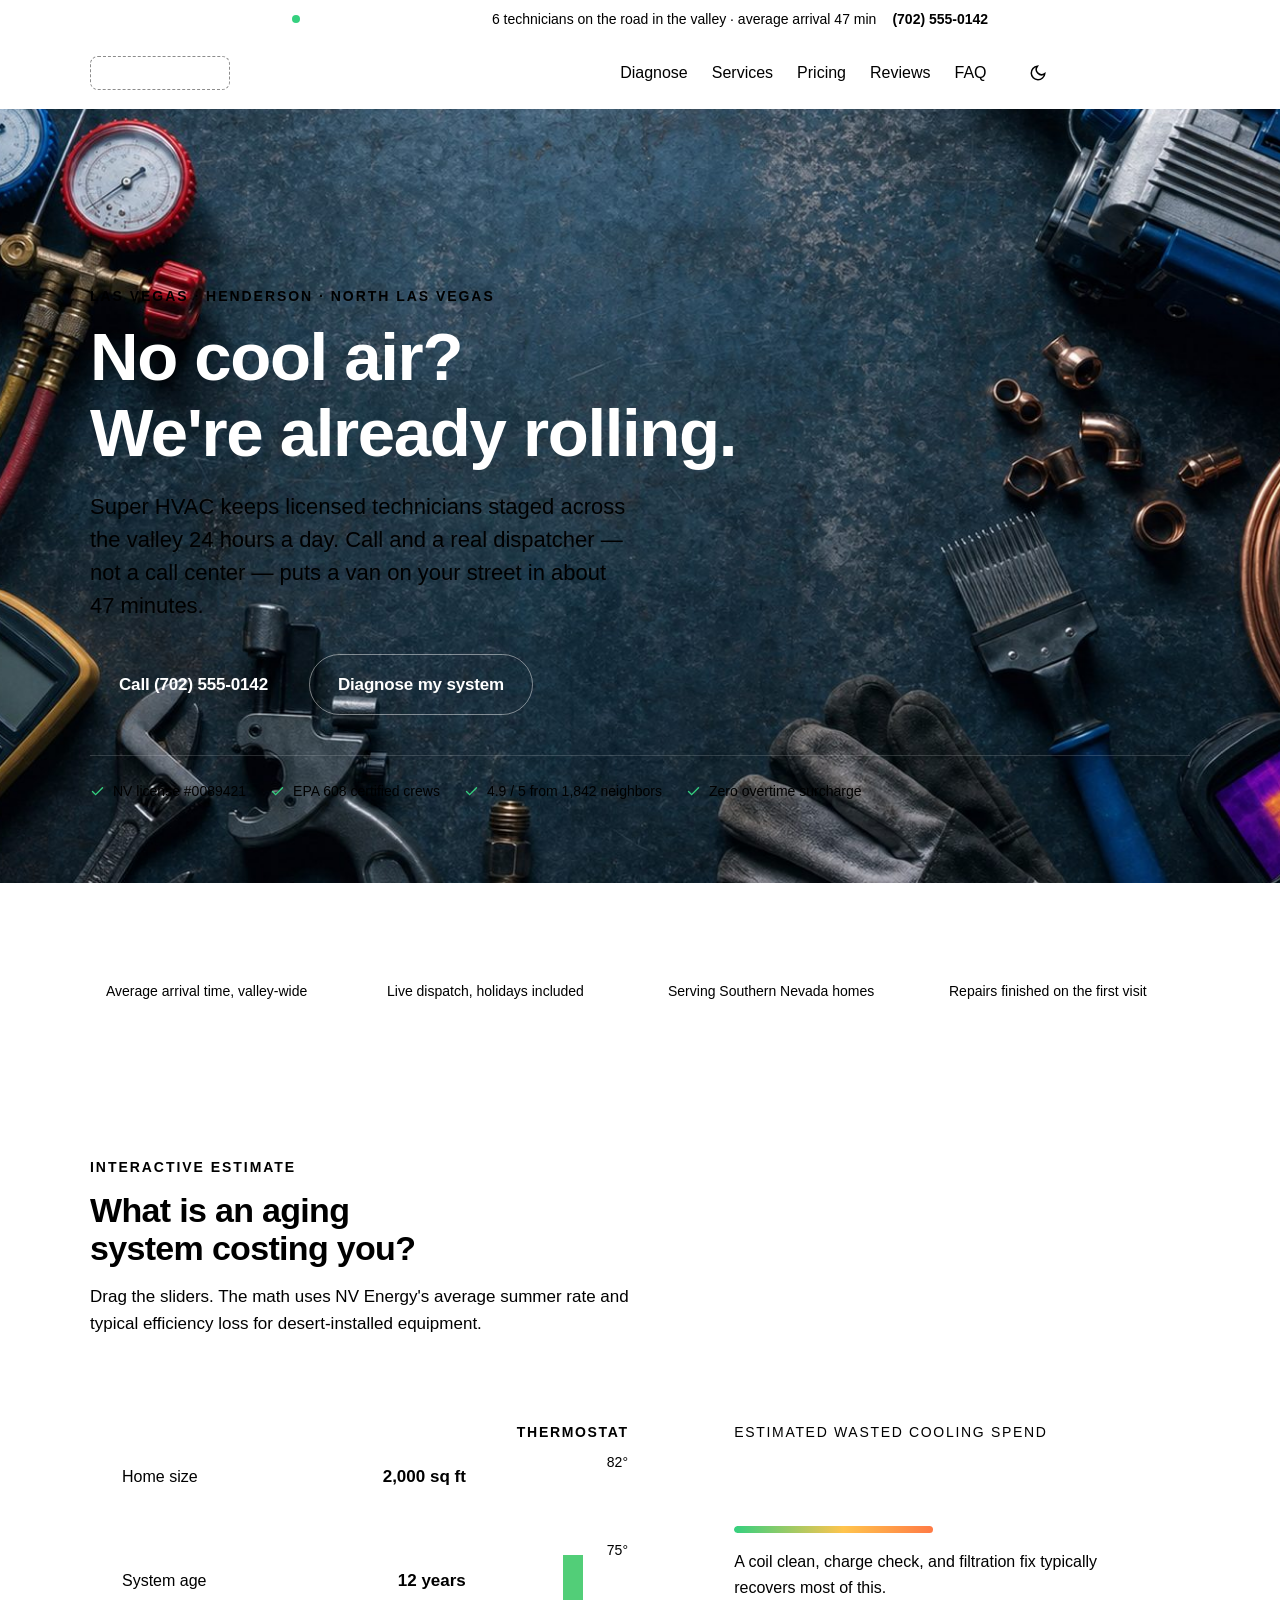
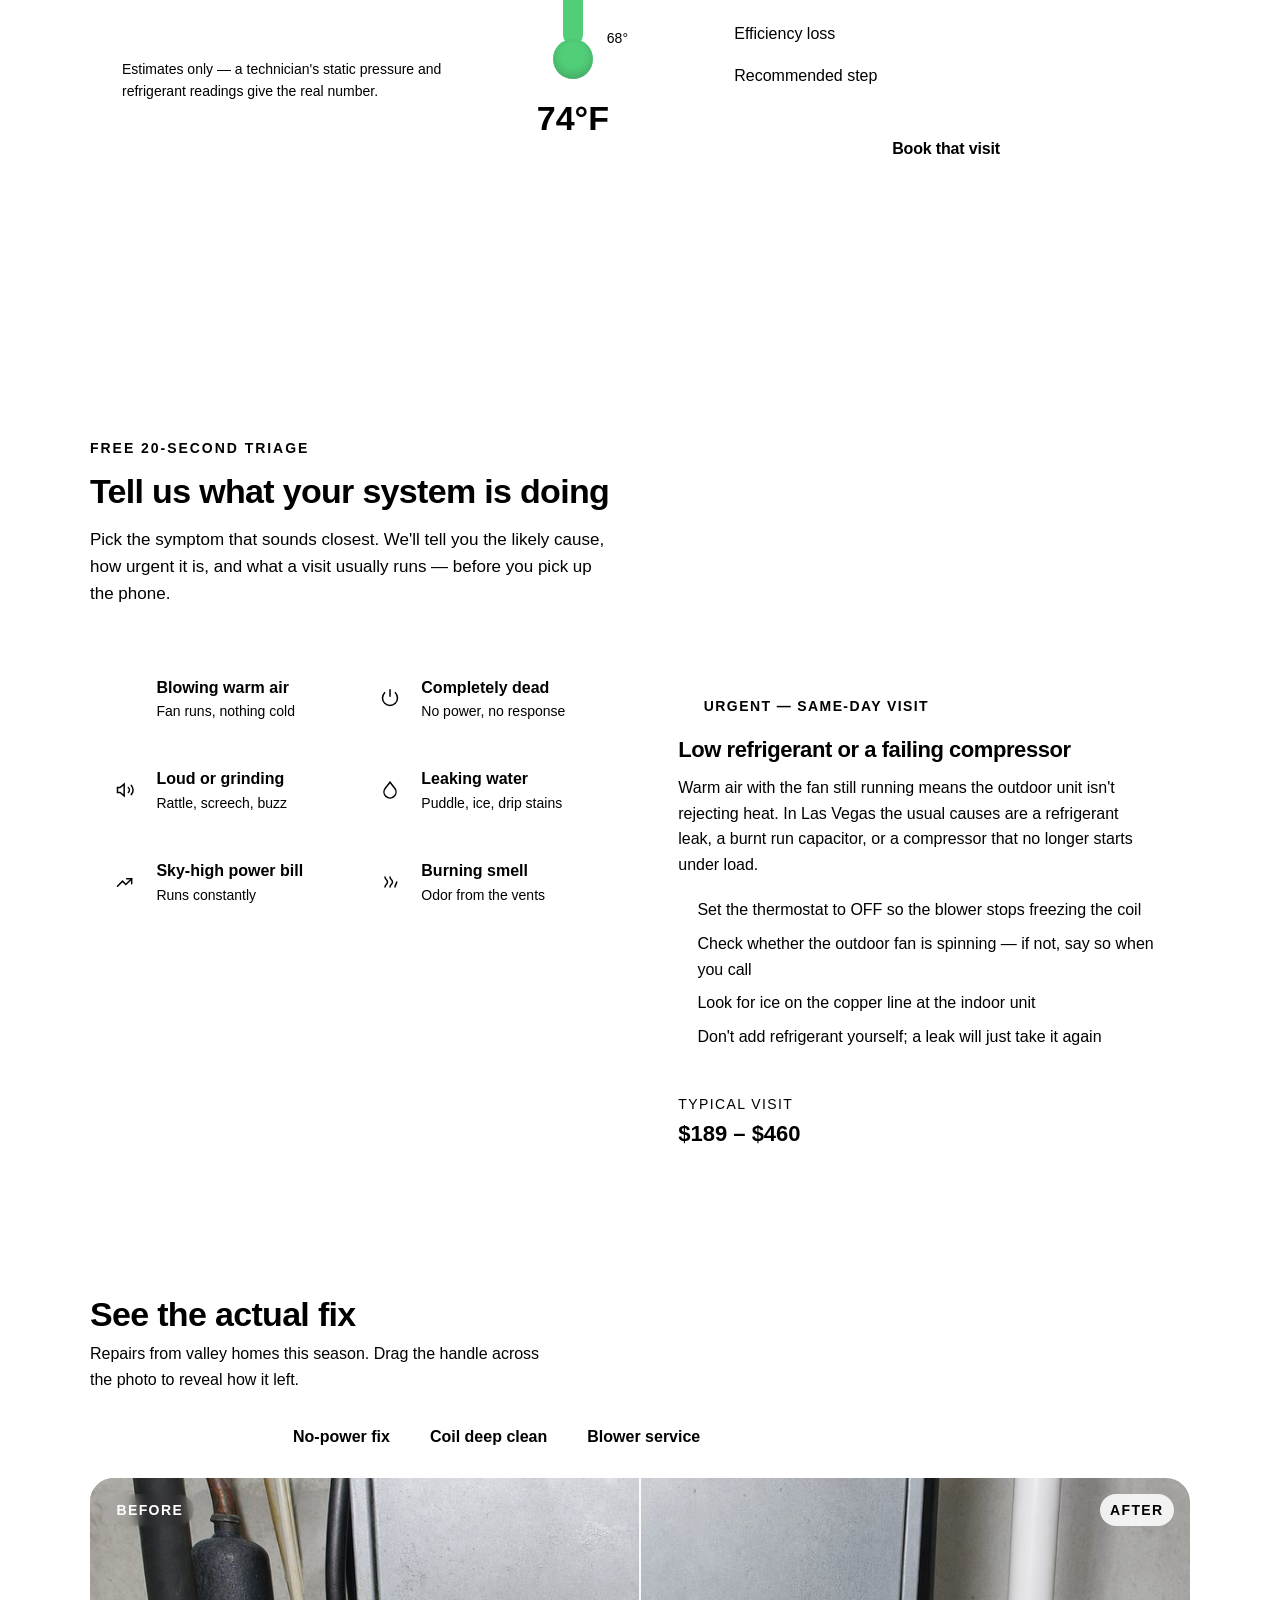
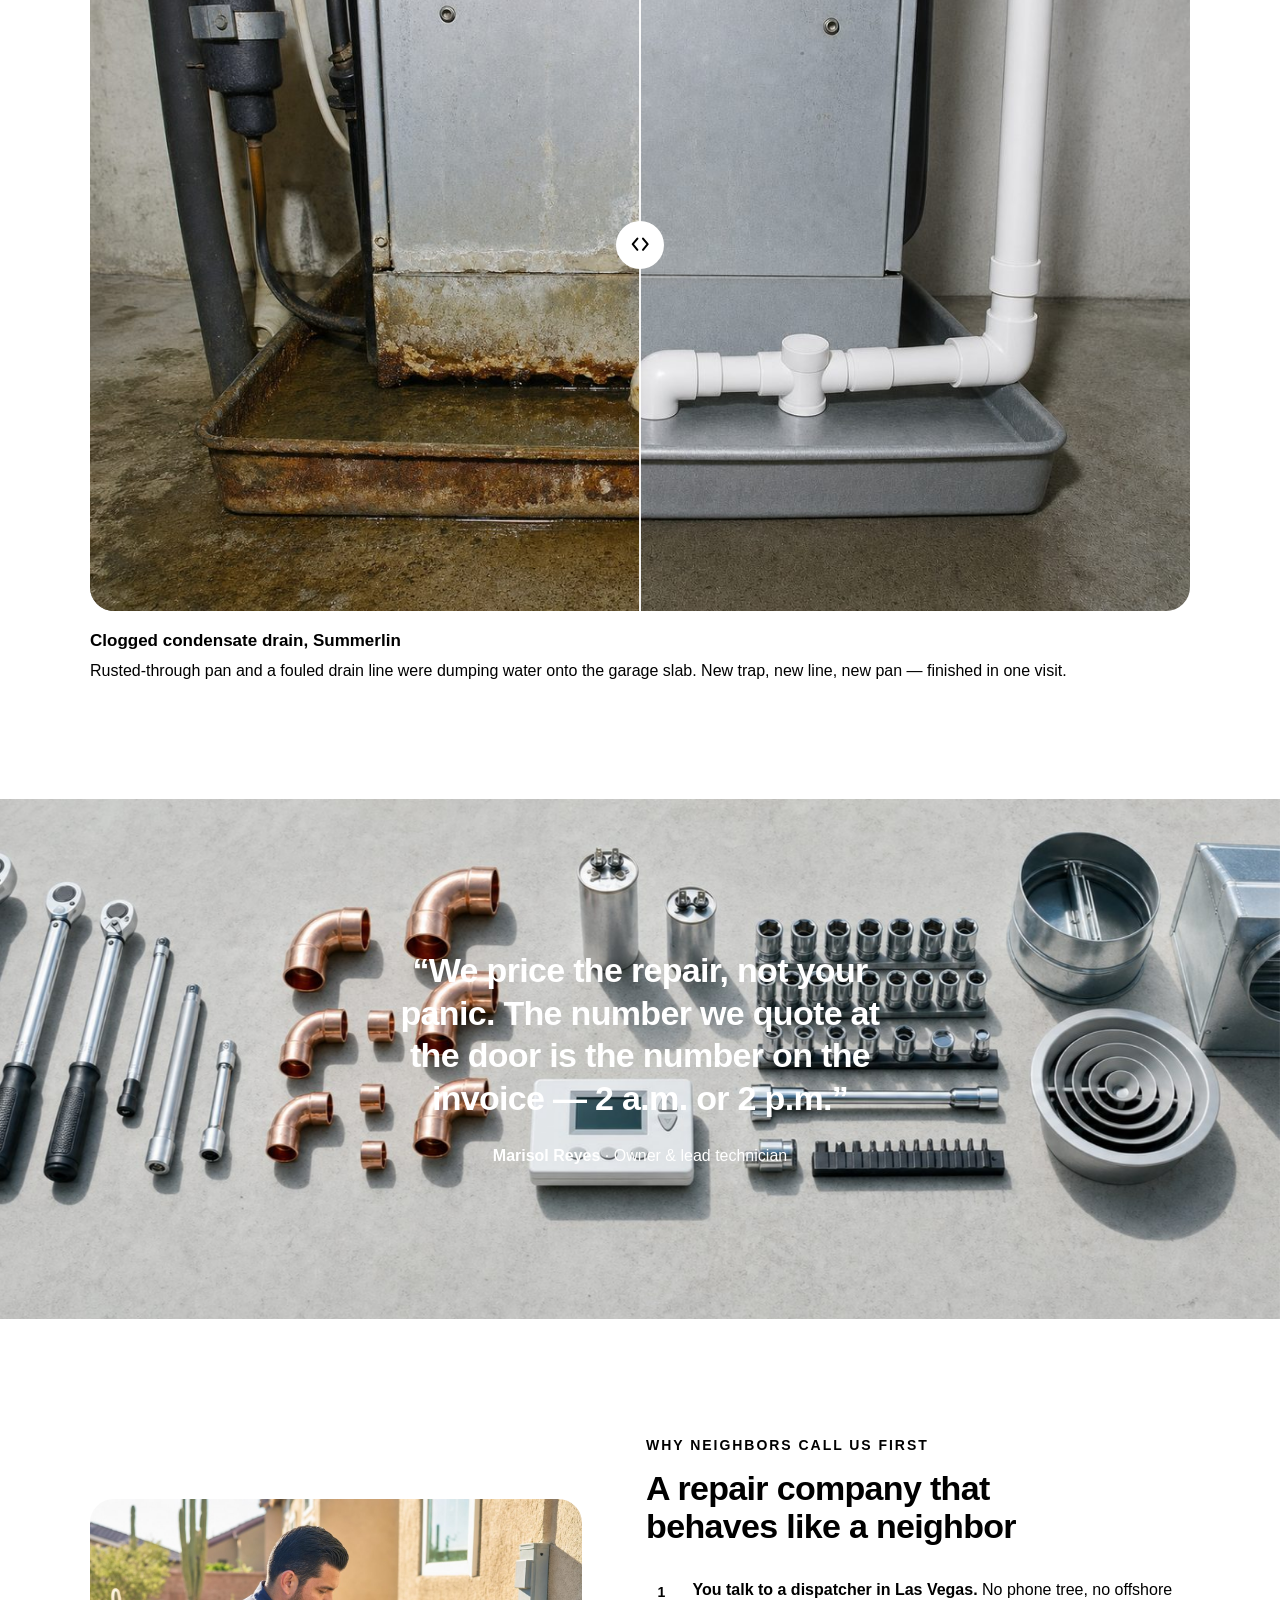
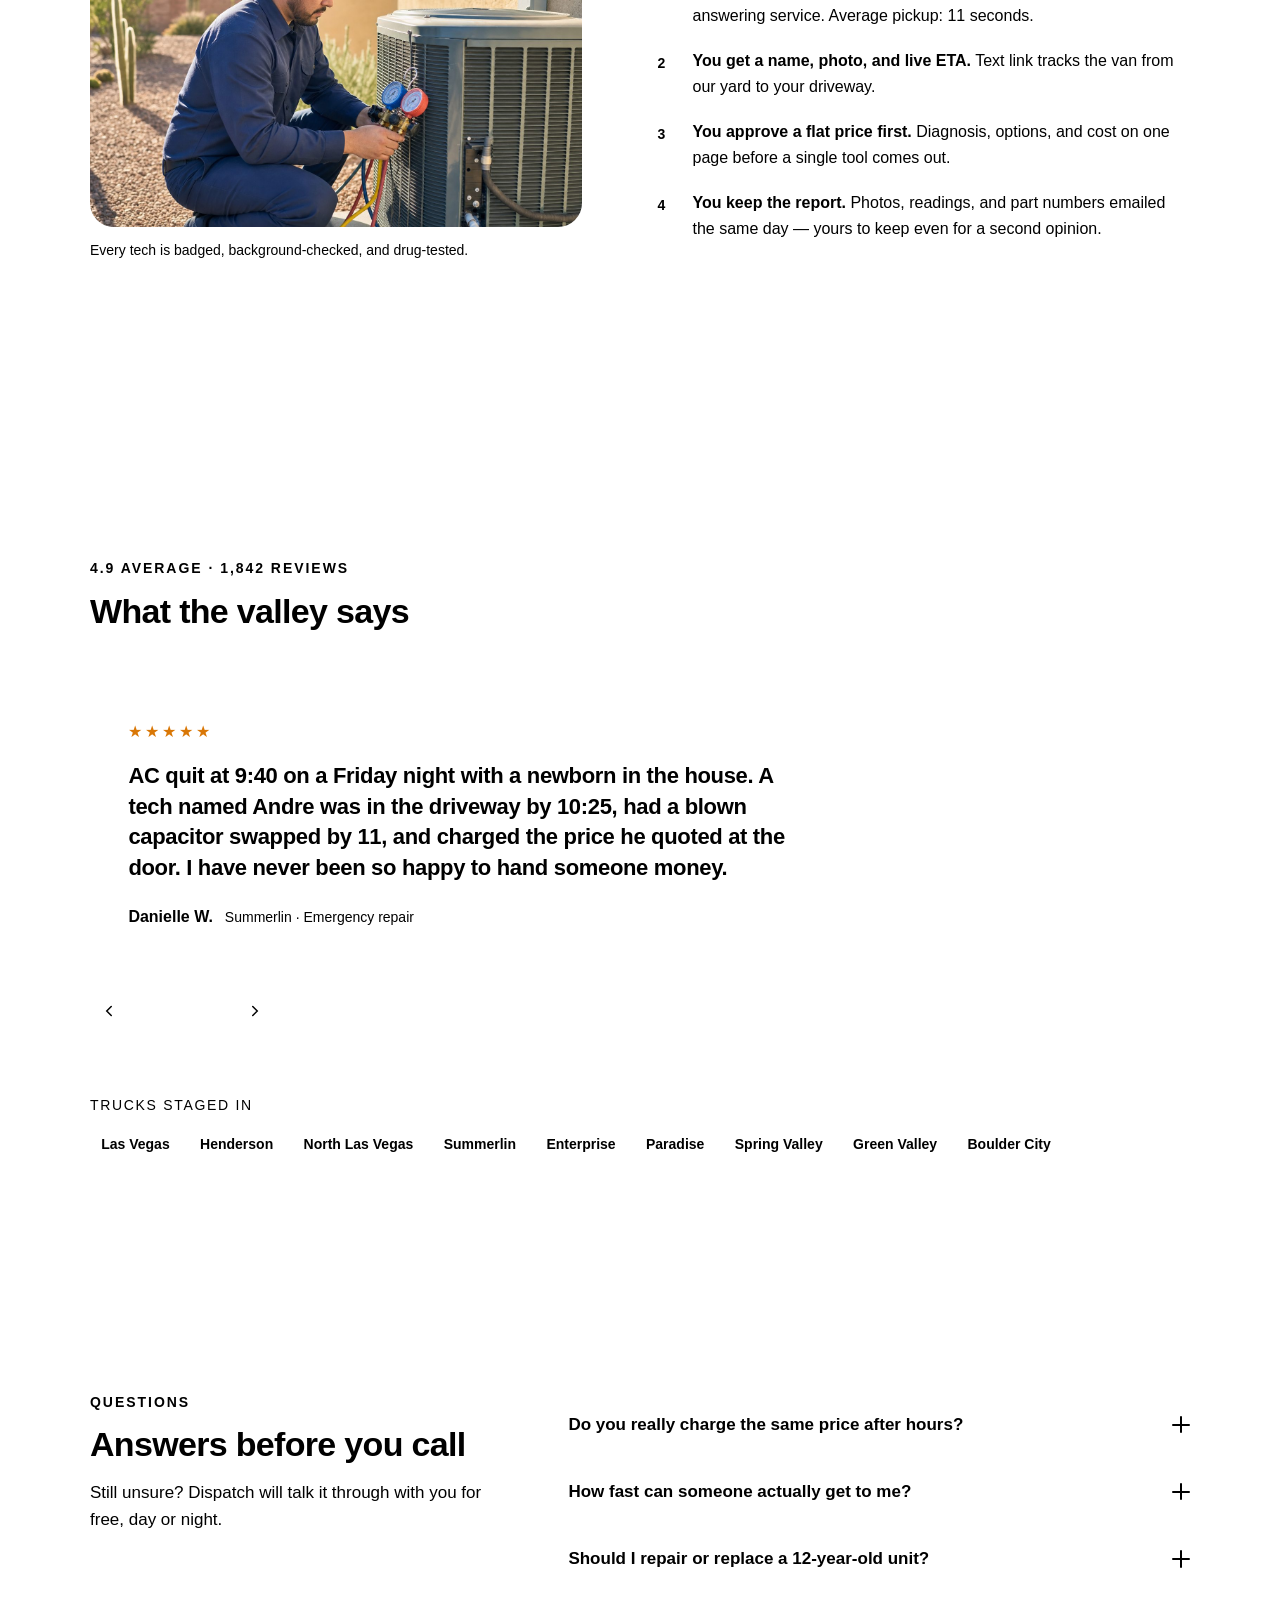
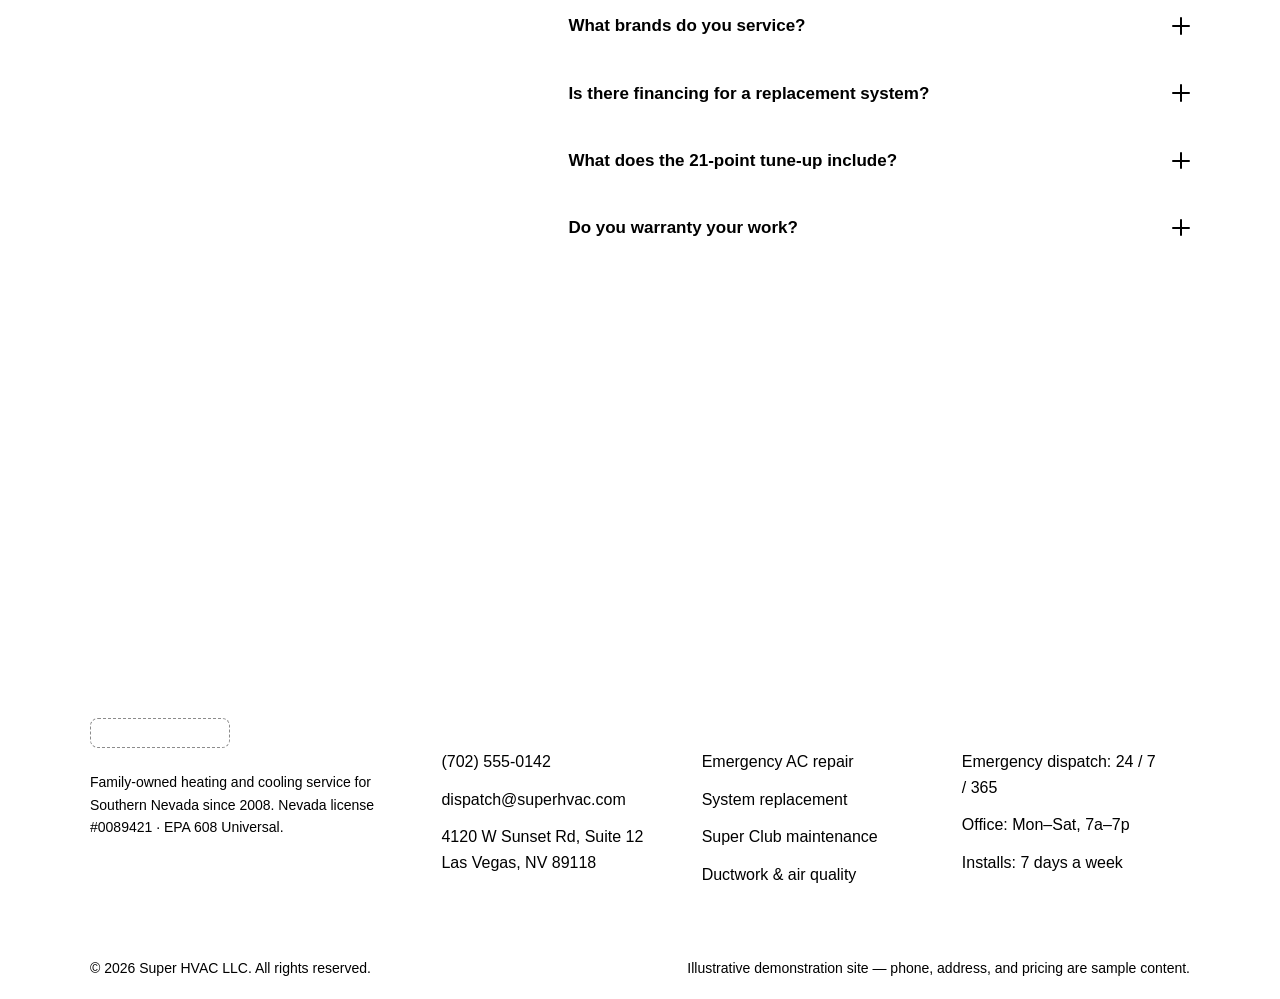
<file: public/index.html>
<!DOCTYPE html>
<html lang="en">
<head>
<meta charset="utf-8" />
<meta name="viewport" content="width=device-width, initial-scale=1" />
<title>Super HVAC — 24/7 Emergency AC &amp; Heating Repair in Las Vegas</title>
<meta name="description" content="Super HVAC dispatches licensed technicians across Las Vegas and Henderson 24/7. Average 47-minute arrival, flat-rate pricing, no overtime fees. Call (702) 555-0142." />
<meta property="og:title" content="Super HVAC — 24/7 Emergency AC &amp; Heating Repair in Las Vegas" />
<meta property="og:description" content="Licensed, EPA-certified technicians on call around the clock. Average 47-minute arrival across the Las Vegas valley." />
<meta property="og:image" content="assets/hero-tools.jpg" />
<meta name="theme-color" content="#0b1b2b" />
<link rel="preconnect" href="https://api.fontshare.com" />
<link href="https://api.fontshare.com/v2/css?f[]=cabinet-grotesk@700,800&f[]=satoshi@400,500,700&display=swap" rel="stylesheet" />
<link rel="preload" as="image" href="assets/hero-tools.jpg" />
<link rel="stylesheet" href="style.css" />
<link rel="icon" href="data:image/svg+xml,%3Csvg xmlns=%27http://www.w3.org/2000/svg%27 viewBox=%270 0 32 32%27%3E%3Crect width=%2732%27 height=%2732%27 rx=%277%27 fill=%27%230d6efd%27/%3E%3C/svg%3E" />
<script type="application/ld+json">
{"@context":"https://schema.org","@type":"HVACBusiness","name":"Super HVAC","telephone":"+17025550142","email":"dispatch@superhvac.com","areaServed":["Las Vegas","Henderson","North Las Vegas","Summerlin","Enterprise","Paradise"],"address":{"@type":"PostalAddress","streetAddress":"4120 W Sunset Rd, Suite 12","addressLocality":"Las Vegas","addressRegion":"NV","postalCode":"89118","addressCountry":"US"},"openingHoursSpecification":{"@type":"OpeningHoursSpecification","dayOfWeek":["Monday","Tuesday","Wednesday","Thursday","Friday","Saturday","Sunday"],"opens":"00:00","closes":"23:59"},"aggregateRating":{"@type":"AggregateRating","ratingValue":"4.9","reviewCount":"1842"}}
</script>
</head>
<body>

<a class="skip" href="#main">Skip to content</a>

<div class="alertbar" role="status">
  <span class="pulse" aria-hidden="true"></span>
  <p><strong>Dispatch is live right now.</strong> <span class="alertbar__sub">6 technicians on the road in the valley · average arrival 47 min</span></p>
  <a href="tel:+17025550142">(702) 555-0142</a>
</div>

<header class="header" id="header">
  <div class="header__inner">
    <a class="logo" href="#top" aria-label="Home">
        <span class="logo__slot" aria-hidden="true"></span>
      </a>

    <nav class="nav" aria-label="Main">
      <a href="#triage">Diagnose</a>
      <a href="/services#services">Services</a>
      <a href="/services#pricing">Pricing</a>
      <a href="#reviews">Reviews</a>
      <a href="#faq">FAQ</a>
    </nav>

    <div class="header__actions">
      <button class="iconbtn" data-theme-toggle aria-label="Switch to dark mode"></button>
      <a class="btn btn--primary btn--sm" href="tel:+17025550142">
        <svg viewBox="0 0 24 24" width="16" height="16" fill="none" stroke="currentColor" stroke-width="2" stroke-linecap="round" aria-hidden="true"><path d="M22 16.9v3a2 2 0 0 1-2.2 2 19.8 19.8 0 0 1-8.6-3.1 19.5 19.5 0 0 1-6-6A19.8 19.8 0 0 1 2.1 4.2 2 2 0 0 1 4.1 2h3a2 2 0 0 1 2 1.7c.1 1 .4 1.9.7 2.8a2 2 0 0 1-.5 2.1L8.1 9.9a16 16 0 0 0 6 6l1.3-1.3a2 2 0 0 1 2.1-.4c.9.3 1.8.6 2.8.7a2 2 0 0 1 1.7 2z"/></svg>
        Call 24/7
      </a>
      <button class="iconbtn iconbtn--menu" id="menuBtn" aria-label="Open menu" aria-expanded="false">
        <svg viewBox="0 0 24 24" width="20" height="20" fill="none" stroke="currentColor" stroke-width="2" stroke-linecap="round" aria-hidden="true"><path d="M3 6h18M3 12h18M3 18h18"/></svg>
      </button>
    </div>
  </div>
  <div class="mobilenav" id="mobilenav" hidden>
    <a href="#triage">Diagnose</a><a href="/services#services">Services</a><a href="/services#pricing">Pricing</a><a href="#reviews">Reviews</a><a href="#faq">FAQ</a>
  </div>
</header>

<main id="main">
  <span id="top"></span>

  <!-- ================= HERO ================= -->
  <section class="hero">
    <div class="hero__media" data-parallax data-speed="0.28">
      <img src="assets/hero-tools.jpg" alt="HVAC service tools including manifold gauges, a vacuum pump and copper fittings laid out on a steel workbench" width="2000" height="999" fetchpriority="high" />
    </div>
    <div class="hero__scrim" aria-hidden="true"></div>

    <div class="hero__content">
      <p class="eyebrow eyebrow--light">Las Vegas · Henderson · North Las Vegas</p>
      <h1>No cool air?<br /><em>We're already rolling.</em></h1>
      <p class="hero__lede">Super HVAC keeps licensed technicians staged across the valley 24 hours a day. Call and a real dispatcher — not a call center — puts a van on your street in about 47 minutes.</p>
      <div class="hero__cta">
        <a class="btn btn--primary btn--lg" href="tel:+17025550142">Call (702) 555-0142</a>
        <a class="btn btn--ghost btn--lg" href="#triage">Diagnose my system</a>
      </div>
      <ul class="trustrow" role="list">
        <li><svg viewBox="0 0 24 24" width="15" height="15" fill="none" stroke="currentColor" stroke-width="2.2" stroke-linecap="round" aria-hidden="true"><path d="M20 6 9 17l-5-5"/></svg> NV license #0089421</li>
        <li><svg viewBox="0 0 24 24" width="15" height="15" fill="none" stroke="currentColor" stroke-width="2.2" stroke-linecap="round" aria-hidden="true"><path d="M20 6 9 17l-5-5"/></svg> EPA 608 certified crews</li>
        <li><svg viewBox="0 0 24 24" width="15" height="15" fill="none" stroke="currentColor" stroke-width="2.2" stroke-linecap="round" aria-hidden="true"><path d="M20 6 9 17l-5-5"/></svg> 4.9 / 5 from 1,842 neighbors</li>
        <li><svg viewBox="0 0 24 24" width="15" height="15" fill="none" stroke="currentColor" stroke-width="2.2" stroke-linecap="round" aria-hidden="true"><path d="M20 6 9 17l-5-5"/></svg> Zero overtime surcharge</li>
      </ul>
    </div>
  </section>

  <!-- ================= STATS ================= -->
  <section class="stats" aria-label="Company statistics">
    <div class="wrap stats__grid">
      <div class="stat"><span class="stat__num" data-count="47" data-suffix=" min">47 min</span><span class="stat__label">Average arrival time, valley-wide</span></div>
      <div class="stat"><span class="stat__num" data-count="24" data-suffix="/7">24/7</span><span class="stat__label">Live dispatch, holidays included</span></div>
      <div class="stat"><span class="stat__num" data-count="18" data-suffix=" yrs">18 yrs</span><span class="stat__label">Serving Southern Nevada homes</span></div>
      <div class="stat"><span class="stat__num" data-count="94" data-suffix="%">94%</span><span class="stat__label">Repairs finished on the first visit</span></div>
    </div>
  </section>

  <!-- ================= CALCULATOR ================= -->
  <section class="section" id="calculator">
    <div class="wrap">
      <div class="section__head">
        <p class="eyebrow">Interactive estimate</p>
        <h2>What is an aging system costing you?</h2>
        <p class="section__lede">Drag the sliders. The math uses NV Energy's average summer rate and typical efficiency loss for desert-installed equipment.</p>
      </div>

      <div class="calc">
        <div class="calc__controls">
          <div class="calc__fields">
            <label class="field">
              <span class="field__row"><span>Home size</span><output id="outSqft">2,000 sq ft</output></span>
              <input type="range" id="sqft" min="800" max="4500" step="50" value="2000" />
            </label>
            <label class="field">
              <span class="field__row"><span>System age</span><output id="outAge">12 years</output></span>
              <input type="range" id="age" min="1" max="25" step="1" value="12" />
            </label>
            <p class="calc__note">Estimates only — a technician's static pressure and refrigerant readings give the real number.</p>
          </div>

          <div class="thermo">
            <span class="thermo__cap">Thermostat</span>
            <div class="thermo__gauge">
              <div class="thermo__tube"><div class="thermo__fill" id="thermoFill"></div></div>
              <div class="thermo__bulb" id="thermoBulb"></div>
              <ul class="thermo__ticks" aria-hidden="true"><li>82°</li><li>75°</li><li>68°</li></ul>
              <input type="range" class="thermo__range" id="temp" min="68" max="82" step="1" value="74" aria-label="Summer thermostat setting, degrees Fahrenheit" />
            </div>
            <output class="thermo__read" id="outTemp">74°F</output>
          </div>
        </div>
        <div class="calc__result">
          <p class="calc__label">Estimated wasted cooling spend</p>
          <p class="calc__big"><span id="calcMoney">$412</span><small>/ summer</small></p>
          <div class="calc__meter"><div class="calc__meterfill" id="calcFill"></div></div>
          <p class="calc__verdict" id="calcVerdict">A tune-up plus a coil clean typically recovers most of this.</p>
          <dl class="calc__rows">
            <div><dt>Efficiency loss</dt><dd id="calcLoss">18%</dd></div>
            <div><dt>Recommended step</dt><dd id="calcStep">21-point tune-up</dd></div>
          </dl>
          <a class="btn btn--primary btn--full" href="tel:+17025550142">Book that visit</a>
        </div>
      </div>
    </div>
  </section>

  <!-- ================= TRIAGE ================= -->
  <section class="section section--offset" id="triage">
    <div class="wrap">
      <div class="section__head">
        <p class="eyebrow">Free 20-second triage</p>
        <h2>Tell us what your system is doing</h2>
        <p class="section__lede">Pick the symptom that sounds closest. We'll tell you the likely cause, how urgent it is, and what a visit usually runs — before you pick up the phone.</p>
      </div>

      <div class="triage">
        <div class="triage__options" role="tablist" aria-label="Symptom">
          <button class="symptom" role="tab" aria-selected="true" data-key="warm">
            <span class="symptom__icon" aria-hidden="true">
              <svg viewBox="0 0 24 24" fill="none" stroke="currentColor" stroke-width="1.8" stroke-linecap="round"><path d="M14 14.8V4a2 2 0 1 0-4 0v10.8a4 4 0 1 0 4 0z"/><path d="M12 9h5M12 6h3"/></svg>
            </span>
            <span class="symptom__txt"><strong>Blowing warm air</strong><small>Fan runs, nothing cold</small></span>
          </button>
          <button class="symptom" role="tab" aria-selected="false" data-key="dead">
            <span class="symptom__icon" aria-hidden="true">
              <svg viewBox="0 0 24 24" fill="none" stroke="currentColor" stroke-width="1.8" stroke-linecap="round"><path d="M18.4 5.6a9 9 0 1 1-12.8 0"/><path d="M12 2v8"/></svg>
            </span>
            <span class="symptom__txt"><strong>Completely dead</strong><small>No power, no response</small></span>
          </button>
          <button class="symptom" role="tab" aria-selected="false" data-key="noise">
            <span class="symptom__icon" aria-hidden="true">
              <svg viewBox="0 0 24 24" fill="none" stroke="currentColor" stroke-width="1.8" stroke-linecap="round"><path d="M11 5 6 9H3v6h3l5 4V5z"/><path d="M16 9a4 4 0 0 1 0 6M19.5 6.5a8 8 0 0 1 0 11"/></svg>
            </span>
            <span class="symptom__txt"><strong>Loud or grinding</strong><small>Rattle, screech, buzz</small></span>
          </button>
          <button class="symptom" role="tab" aria-selected="false" data-key="water">
            <span class="symptom__icon" aria-hidden="true">
              <svg viewBox="0 0 24 24" fill="none" stroke="currentColor" stroke-width="1.8" stroke-linecap="round"><path d="M12 2.7 6.3 9.9a7.2 7.2 0 1 0 11.4 0L12 2.7z"/></svg>
            </span>
            <span class="symptom__txt"><strong>Leaking water</strong><small>Puddle, ice, drip stains</small></span>
          </button>
          <button class="symptom" role="tab" aria-selected="false" data-key="bill">
            <span class="symptom__icon" aria-hidden="true">
              <svg viewBox="0 0 24 24" fill="none" stroke="currentColor" stroke-width="1.8" stroke-linecap="round"><path d="M3 17l6-6 4 4 7-7"/><path d="M14 8h6v6"/></svg>
            </span>
            <span class="symptom__txt"><strong>Sky-high power bill</strong><small>Runs constantly</small></span>
          </button>
          <button class="symptom" role="tab" aria-selected="false" data-key="smell">
            <span class="symptom__icon" aria-hidden="true">
              <svg viewBox="0 0 24 24" fill="none" stroke="currentColor" stroke-width="1.8" stroke-linecap="round"><path d="M6 18c0-3 3-3 3-6S6 9 6 6M12 18c0-3 3-3 3-6s-3-3-3-6M18 18c0-3 2-3 2-6"/></svg>
            </span>
            <span class="symptom__txt"><strong>Burning smell</strong><small>Odor from the vents</small></span>
          </button>
        </div>

        <div class="triage__panel" id="triagePanel" role="tabpanel" aria-live="polite">
          <div class="triage__urgency"><span class="dot" data-level="high"></span><span id="tUrgency">Urgent — same-day visit</span></div>
          <h3 id="tTitle">Low refrigerant or a failed compressor</h3>
          <p id="tBody">Warm air with a running fan almost always means the outdoor unit isn't removing heat. In Las Vegas the usual culprits are a leaking refrigerant line, a burnt run capacitor, or a seized compressor.</p>
          <ul class="triage__list" id="tSteps" role="list"></ul>
          <div class="triage__foot">
            <div><span class="triage__pricelabel">Typical visit</span><span class="triage__price" id="tPrice">$189 – $460</span></div>
            <a class="btn btn--primary" href="tel:+17025550142">Get a tech dispatched</a>
          </div>
        </div>
      </div>

      <!-- before / after gallery -->
      <div class="fixes">
        <div class="fixes__head">
          <h3>See the actual fix</h3>
          <p>Repairs from valley homes this season. Drag the handle across the photo to reveal how it left.</p>
        </div>
        <div class="fixes__tabs" role="tablist" aria-label="Repair examples">
          <button class="fixtab" role="tab" aria-selected="true" data-fix="water">Water leak repaired</button>
          <button class="fixtab" role="tab" aria-selected="false" data-fix="power">No-power fix</button>
          <button class="fixtab" role="tab" aria-selected="false" data-fix="coil">Coil deep clean</button>
          <button class="fixtab" role="tab" aria-selected="false" data-fix="blower">Blower service</button>
        </div>

        <figure class="ba" role="tabpanel">
          <div class="ba__stage" id="baStage">
            <img class="ba__img" id="baAfter" src="assets/ba-water-after.jpg" alt="New white PVC condensate line and a clean dry drain pan under the air handler" width="1200" height="800" loading="lazy" decoding="async" />
            <div class="ba__clip" id="baClip">
              <img class="ba__img" id="baBefore" src="assets/ba-water-before.jpg" alt="Corroded condensate line and a rusty overflow pan holding standing water" width="1200" height="800" loading="lazy" decoding="async" />
            </div>
            <span class="ba__tag ba__tag--b">Before</span>
            <span class="ba__tag ba__tag--a">After</span>
            <input type="range" class="ba__range" id="baRange" min="0" max="100" step="0.1" value="50" aria-label="Reveal the repaired photo" />
            <div class="ba__handle" id="baHandle" aria-hidden="true">
              <span class="ba__grip">
                <svg viewBox="0 0 24 24" fill="none" stroke="currentColor" stroke-width="2.2" stroke-linecap="round" stroke-linejoin="round"><path d="M9 6 4 12l5 6M15 6l5 6-5 6"/></svg>
              </span>
            </div>
          </div>
          <figcaption class="ba__cap">
            <strong id="baTitle">Clogged condensate drain, Summerlin</strong>
            <span id="baText">Rusted-through pan and a fouled drain line were dumping water onto the garage slab. New trap, new line, new pan — finished in one visit.</span>
          </figcaption>
        </figure>
      </div>
    </div>
  </section>


  <!-- ================= PARALLAX BAND ================= -->
  <section class="band" aria-label="Our promise">
    <div class="band__media" data-parallax data-speed="0.22">
      <img src="assets/parallax-band.jpg" alt="HVAC parts and hand tools arranged in a neat grid on a concrete surface" width="2000" height="856" loading="lazy" />
    </div>
    <div class="band__scrim" aria-hidden="true"></div>
    <blockquote class="band__quote">
      <p>“We price the repair, not your panic. The number we quote at the door is the number on the invoice — 2 a.m. or 2 p.m.”</p>
      <footer><span>Marisol Reyes</span> · Owner &amp; lead technician</footer>
    </blockquote>
  </section>

  <!-- ================= WHY / SPLIT ================= -->
  <section class="section section--offset" id="why">
    <div class="wrap split">
      <figure class="split__img">
        <img src="assets/technician.jpg" alt="Super HVAC technician checking refrigerant pressure on a residential condenser unit" width="1400" height="933" loading="lazy" />
        <figcaption>Every tech is badged, background-checked, and drug-tested.</figcaption>
      </figure>
      <div class="split__body">
        <p class="eyebrow">Why neighbors call us first</p>
        <h2>A repair company that behaves like a neighbor</h2>
        <ol class="steps" role="list">
          <li><span>1</span><div><strong>You talk to a dispatcher in Las Vegas.</strong> No phone tree, no offshore answering service. Average pickup: 11 seconds.</div></li>
          <li><span>2</span><div><strong>You get a name, photo, and live ETA.</strong> Text link tracks the van from our yard to your driveway.</div></li>
          <li><span>3</span><div><strong>You approve a flat price first.</strong> Diagnosis, options, and cost on one page before a single tool comes out.</div></li>
          <li><span>4</span><div><strong>You keep the report.</strong> Photos, readings, and part numbers emailed the same day — yours to keep even for a second opinion.</div></li>
        </ol>
        <a class="btn btn--primary" href="tel:+17025550142">Talk to dispatch now</a>
      </div>
    </div>
  </section>


  <!-- ================= REVIEWS ================= -->
  <section class="section section--offset" id="reviews">
    <div class="wrap">
      <div class="section__head">
        <p class="eyebrow">4.9 average · 1,842 reviews</p>
        <h2>What the valley says</h2>
      </div>

      <div class="reviews" id="reviews-carousel">
        <div class="reviews__track" id="revTrack">
          <figure class="review">
            <div class="review__stars" aria-label="5 out of 5">★★★★★</div>
            <blockquote>AC quit at 9:40 on a Friday night with a newborn in the house. A tech named Andre was in the driveway by 10:25, had a blown capacitor swapped by 11, and charged the price he quoted at the door. I have never been so happy to hand someone money.</blockquote>
            <figcaption><strong>Danielle W.</strong><span>Summerlin · Emergency repair</span></figcaption>
          </figure>
          <figure class="review">
            <div class="review__stars" aria-label="5 out of 5">★★★★★</div>
            <blockquote>Two other companies told me I needed a full replacement. Super HVAC found a clogged condensate line and a dirty coil, cleaned both, and my upstairs finally cools. They talked me out of a $9,000 purchase. That is who I call forever.</blockquote>
            <figcaption><strong>Ray M.</strong><span>Henderson · Diagnostic</span></figcaption>
          </figure>
          <figure class="review">
            <div class="review__stars" aria-label="5 out of 5">★★★★★</div>
            <blockquote>We run four rental units and the club membership pays for itself. Tune-ups get scheduled without me chasing anyone, and when a tenant calls at midnight I forward the number and it is handled. Invoices are clear enough for my accountant.</blockquote>
            <figcaption><strong>Priya S.</strong><span>North Las Vegas · Super Club</span></figcaption>
          </figure>
          <figure class="review">
            <div class="review__stars" aria-label="5 out of 5">★★★★★</div>
            <blockquote>New 17-SEER2 system installed in one day, permit pulled, old unit hauled away, and they laid drop cloths through the whole hallway. Power bill dropped $140 in July compared to last year. Crew was polite to my mother, which matters to me.</blockquote>
            <figcaption><strong>Curtis A.</strong><span>Enterprise · Full replacement</span></figcaption>
          </figure>
        </div>
        <div class="reviews__nav">
          <button class="iconbtn" id="revPrev" aria-label="Previous review"><svg viewBox="0 0 24 24" width="18" height="18" fill="none" stroke="currentColor" stroke-width="2" stroke-linecap="round" aria-hidden="true"><path d="M15 18l-6-6 6-6"/></svg></button>
          <div class="reviews__dots" id="revDots" role="tablist" aria-label="Choose review"></div>
          <button class="iconbtn" id="revNext" aria-label="Next review"><svg viewBox="0 0 24 24" width="18" height="18" fill="none" stroke="currentColor" stroke-width="2" stroke-linecap="round" aria-hidden="true"><path d="M9 6l6 6-6 6"/></svg></button>
        </div>
      </div>

      <div class="areas">
        <p class="areas__label">Trucks staged in</p>
        <ul role="list">
          <li>Las Vegas</li><li>Henderson</li><li>North Las Vegas</li><li>Summerlin</li><li>Enterprise</li><li>Paradise</li><li>Spring Valley</li><li>Green Valley</li><li>Boulder City</li>
        </ul>
      </div>
    </div>
  </section>

  <!-- ================= FAQ ================= -->
  <section class="section" id="faq">
    <div class="wrap faqwrap">
      <div class="section__head section__head--left">
        <p class="eyebrow">Questions</p>
        <h2>Answers before you call</h2>
        <p class="section__lede">Still unsure? Dispatch will talk it through with you for free, day or night.</p>
      </div>
      <div class="faq">
        <details>
          <summary>Do you really charge the same price after hours?<span class="chev" aria-hidden="true"></span></summary>
          <p>Yes. Our diagnostic and repair rates are flat and published — no nights, weekend, or holiday surcharge. The only thing that changes after hours is how fast we get there, because there is less traffic.</p>
        </details>
        <details>
          <summary>How fast can someone actually get to me?<span class="chev" aria-hidden="true"></span></summary>
          <p>Valley-wide average is 47 minutes and our 90th percentile is under 2 hours. During a heat emergency — think three straight days over 110 — we triage by risk, so households with infants, seniors, or medical needs move to the front of the queue. Tell the dispatcher.</p>
        </details>
        <details>
          <summary>Should I repair or replace a 12-year-old unit?<span class="chev" aria-hidden="true"></span></summary>
          <p>Our rule of thumb: if the repair costs more than a third of a new system and the unit is past 12 years, replacement usually wins on total cost. Desert installs age faster than the national average. We give you both numbers in writing and never make the call for you.</p>
        </details>
        <details>
          <summary>What brands do you service?<span class="chev" aria-hidden="true"></span></summary>
          <p>All major residential and light commercial brands — Trane, Carrier, Lennox, Goodman, Rheem, York, Bryant, American Standard, Daikin, and Mitsubishi mini-splits. We are factory-trained on Trane and Daikin equipment.</p>
        </details>
        <details>
          <summary>Is there financing for a replacement system?<span class="chev" aria-hidden="true"></span></summary>
          <p>Yes. Approved credit gets 0% for 18 months or terms from $39 a month with no prepayment penalty. We also handle NV Energy rebate paperwork and any federal efficiency credit you qualify for.</p>
        </details>
        <details>
          <summary>What does the 21-point tune-up include?<span class="chev" aria-hidden="true"></span></summary>
          <p>Refrigerant charge verification, coil cleaning, condensate flush, capacitor and contactor testing, amp draw on the compressor and blower, static pressure reading, thermostat calibration, safety and CO check, plus a filter change. You get the readings, not just a checkmark.</p>
        </details>
        <details>
          <summary>Do you warranty your work?<span class="chev" aria-hidden="true"></span></summary>
          <p>Two years on repair parts and labor, ten years on parts for new installs with a lifetime workmanship guarantee on the ductwork we build. If we fix it and it fails again inside the window, the return visit is free.</p>
        </details>
      </div>
    </div>
  </section>

  <!-- ================= FINAL CTA ================= -->
  <section class="finalcta">
    <div class="wrap finalcta__inner">
      <div>
        <h2>It is hot. Let's fix it tonight.</h2>
        <p>One call reaches a Las Vegas dispatcher who can see exactly which van is closest to you.</p>
      </div>
      <div class="finalcta__actions">
        <a class="btn btn--light btn--lg" href="tel:+17025550142">(702) 555-0142</a>
        <a class="btn btn--ghost btn--lg" href="mailto:dispatch@superhvac.com">Email dispatch</a>
      </div>
    </div>
  </section>
</main>

<footer class="footer">
  <div class="wrap footer__grid">
    <div>
      <a class="logo logo--footer" href="#top" aria-label="Home">
        <span class="logo__slot logo__slot--footer" aria-hidden="true"></span>
      </a>
      <p class="footer__blurb">Family-owned heating and cooling service for Southern Nevada since 2008. Nevada license #0089421 · EPA 608 Universal.</p>
    </div>
    <div>
      <h3>Contact</h3>
      <ul role="list">
        <li><a href="tel:+17025550142">(702) 555-0142</a></li>
        <li><a href="mailto:dispatch@superhvac.com">dispatch@superhvac.com</a></li>
        <li>4120 W Sunset Rd, Suite 12<br />Las Vegas, NV 89118</li>
      </ul>
    </div>
    <div>
      <h3>Services</h3>
      <ul role="list">
        <li><a href="/services#services">Emergency AC repair</a></li>
        <li><a href="/services#services">System replacement</a></li>
        <li><a href="/services#pricing">Super Club maintenance</a></li>
        <li><a href="/services#services">Ductwork &amp; air quality</a></li>
      </ul>
    </div>
    <div>
      <h3>Hours</h3>
      <ul role="list">
        <li>Emergency dispatch: 24 / 7 / 365</li>
        <li>Office: Mon–Sat, 7a–7p</li>
        <li>Installs: 7 days a week</li>
      </ul>
    </div>
  </div>
  <div class="wrap footer__bar">
    <p>© 2026 Super HVAC LLC. All rights reserved.</p>
    <p>Illustrative demonstration site — phone, address, and pricing are sample content.</p>
  </div>
</footer>

<a class="callfab" href="tel:+17025550142" aria-label="Call Super HVAC 24/7">
  <svg viewBox="0 0 24 24" width="20" height="20" fill="none" stroke="currentColor" stroke-width="2" stroke-linecap="round" aria-hidden="true"><path d="M22 16.9v3a2 2 0 0 1-2.2 2 19.8 19.8 0 0 1-8.6-3.1 19.5 19.5 0 0 1-6-6A19.8 19.8 0 0 1 2.1 4.2 2 2 0 0 1 4.1 2h3a2 2 0 0 1 2 1.7c.1 1 .4 1.9.7 2.8a2 2 0 0 1-.5 2.1L8.1 9.9a16 16 0 0 0 6 6l1.3-1.3a2 2 0 0 1 2.1-.4c.9.3 1.8.6 2.8.7a2 2 0 0 1 1.7 2z"/></svg>
  <span>Call now</span>
</a>

<script src="script.js"></script>
</body>
</html>
</file>
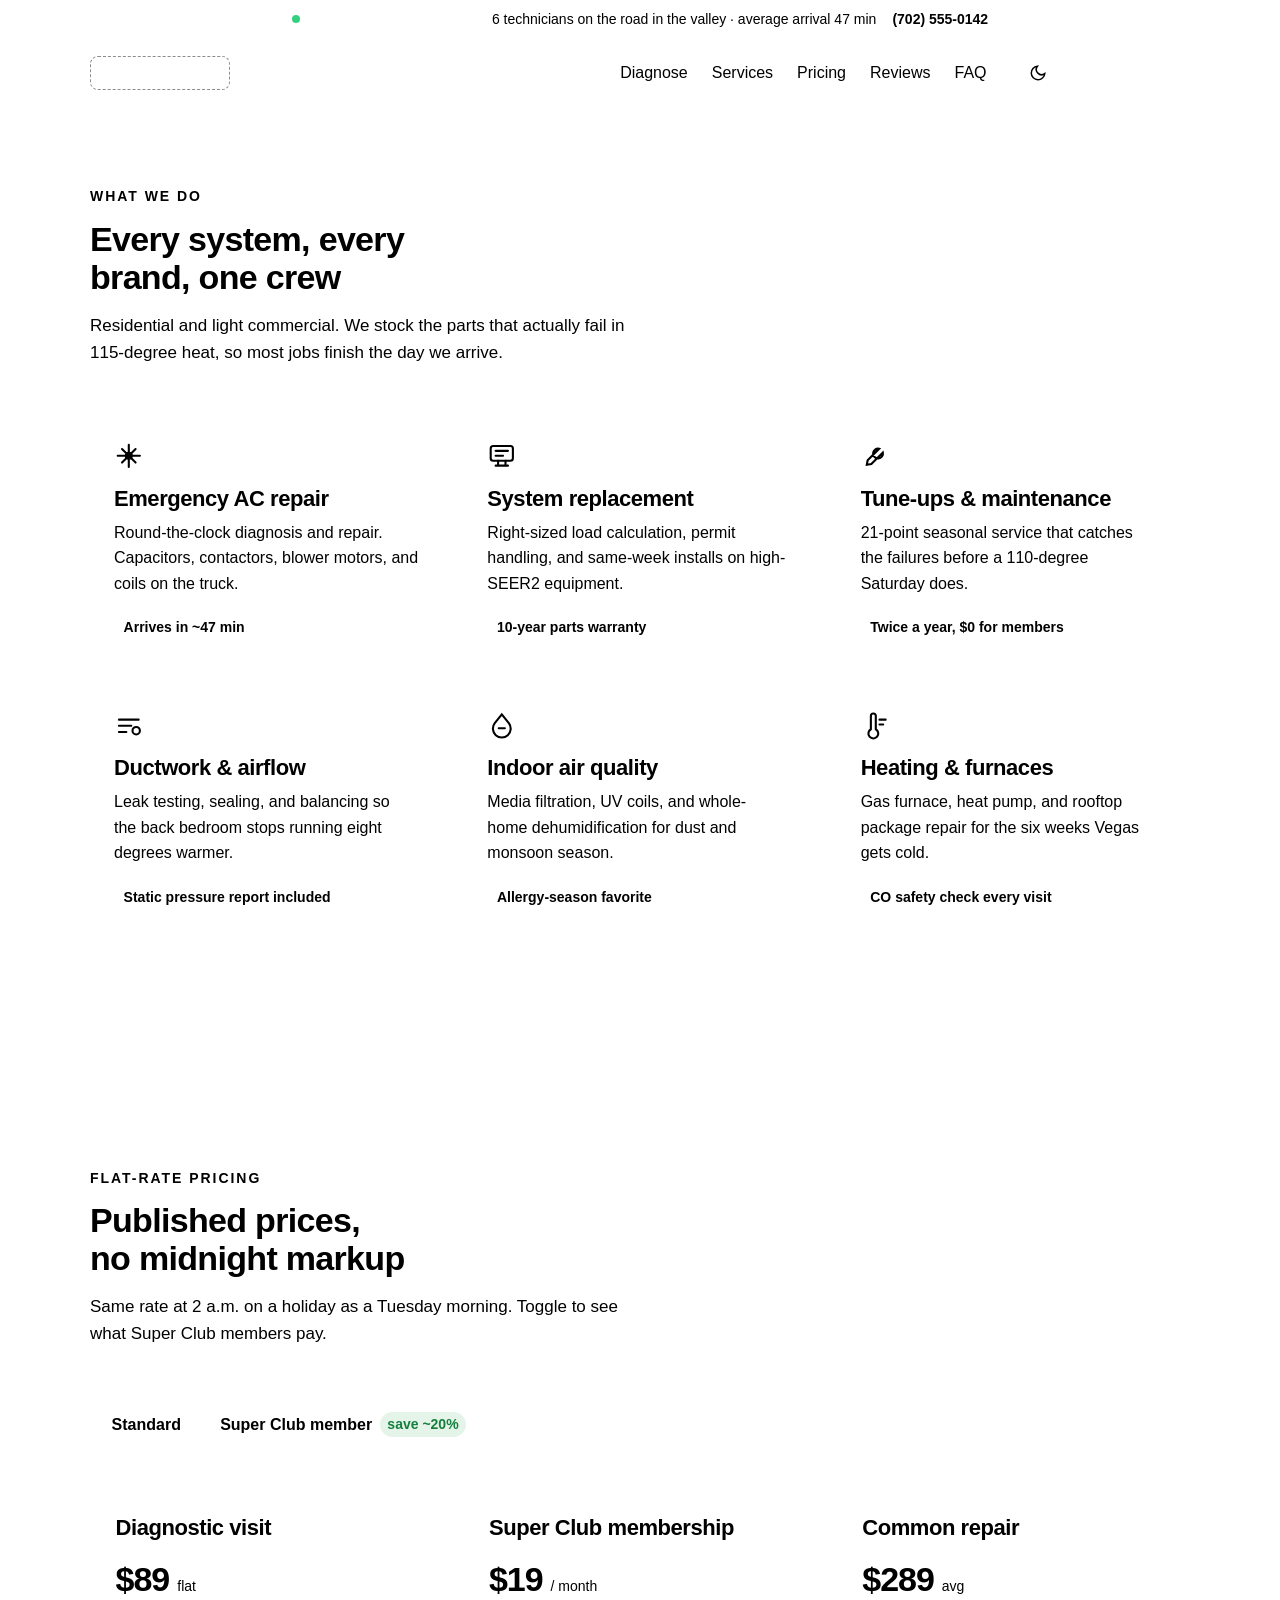
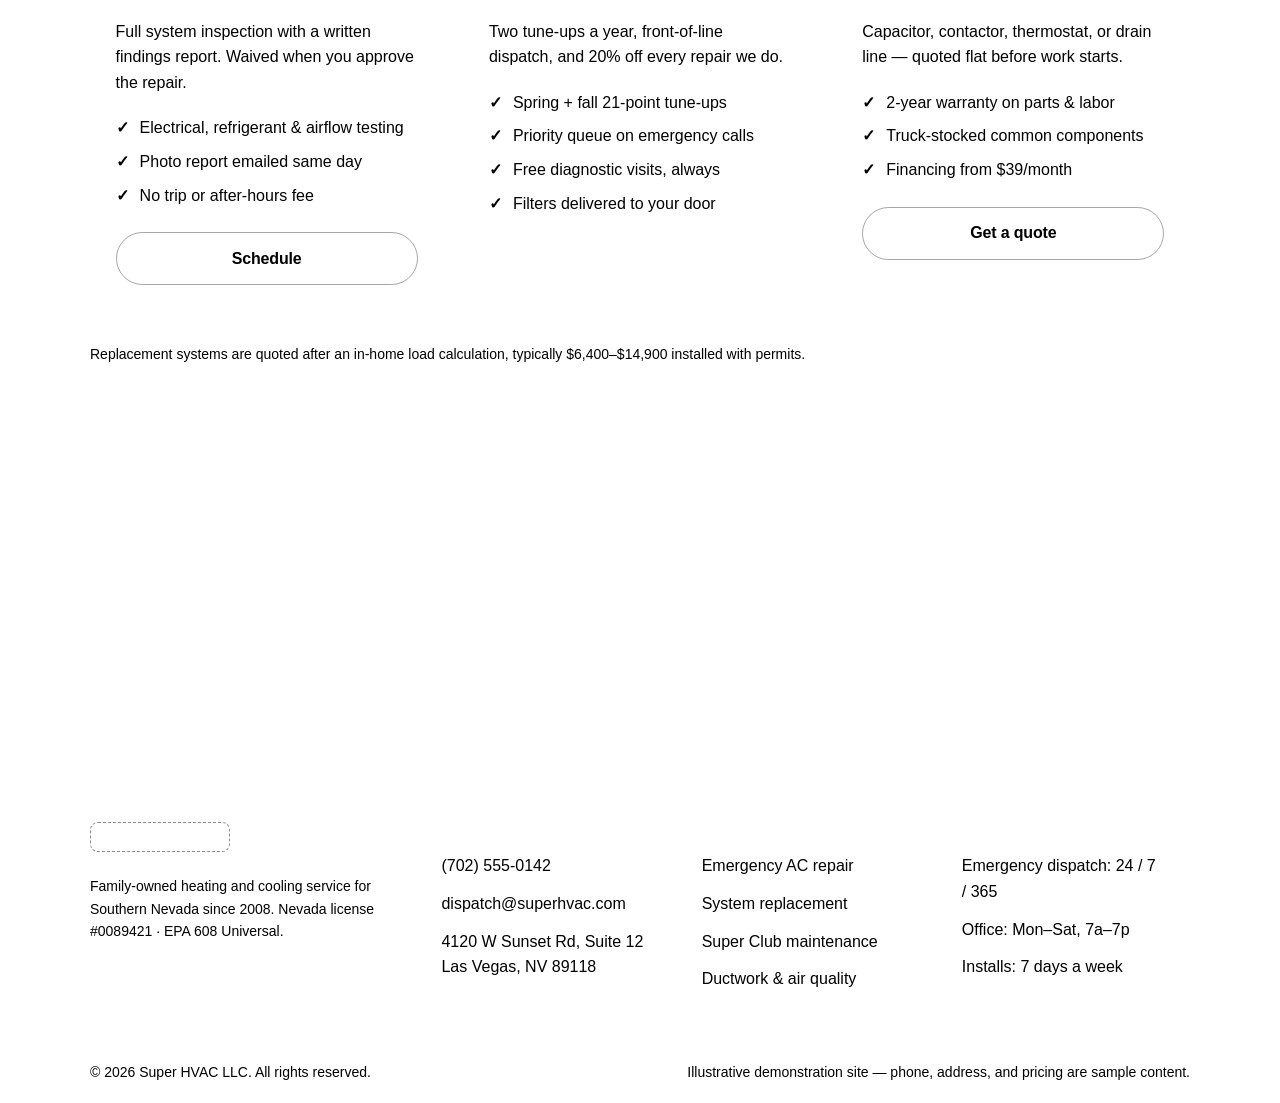
<file: public/services.html>
<!DOCTYPE html>
<html lang="en">
<head>
<meta charset="utf-8" />
<meta name="viewport" content="width=device-width, initial-scale=1" />
<title>Services &amp; Pricing — Super HVAC Las Vegas</title>
<meta name="description" content="Super HVAC dispatches licensed technicians across Las Vegas and Henderson 24/7. Average 47-minute arrival, flat-rate pricing, no overtime fees. Call (702) 555-0142." />
<meta property="og:title" content="Super HVAC — 24/7 Emergency AC &amp; Heating Repair in Las Vegas" />
<meta property="og:description" content="Licensed, EPA-certified technicians on call around the clock. Average 47-minute arrival across the Las Vegas valley." />
<meta property="og:image" content="assets/hero-tools.jpg" />
<meta name="theme-color" content="#0b1b2b" />
<link rel="preconnect" href="https://api.fontshare.com" />
<link href="https://api.fontshare.com/v2/css?f[]=cabinet-grotesk@700,800&f[]=satoshi@400,500,700&display=swap" rel="stylesheet" />

<link rel="stylesheet" href="style.css" />
<link rel="icon" href="data:image/svg+xml,%3Csvg xmlns=%27http://www.w3.org/2000/svg%27 viewBox=%270 0 32 32%27%3E%3Crect width=%2732%27 height=%2732%27 rx=%277%27 fill=%27%230d6efd%27/%3E%3C/svg%3E" />
<script type="application/ld+json">
{"@context":"https://schema.org","@type":"HVACBusiness","name":"Super HVAC","telephone":"+17025550142","email":"dispatch@superhvac.com","areaServed":["Las Vegas","Henderson","North Las Vegas","Summerlin","Enterprise","Paradise"],"address":{"@type":"PostalAddress","streetAddress":"4120 W Sunset Rd, Suite 12","addressLocality":"Las Vegas","addressRegion":"NV","postalCode":"89118","addressCountry":"US"},"openingHoursSpecification":{"@type":"OpeningHoursSpecification","dayOfWeek":["Monday","Tuesday","Wednesday","Thursday","Friday","Saturday","Sunday"],"opens":"00:00","closes":"23:59"},"aggregateRating":{"@type":"AggregateRating","ratingValue":"4.9","reviewCount":"1842"}}
</script>
</head>
<body>

<a class="skip" href="#main">Skip to content</a>

<div class="alertbar" role="status">
  <span class="pulse" aria-hidden="true"></span>
  <p><strong>Dispatch is live right now.</strong> <span class="alertbar__sub">6 technicians on the road in the valley · average arrival 47 min</span></p>
  <a href="tel:+17025550142">(702) 555-0142</a>
</div>

<header class="header" id="header">
  <div class="header__inner">
    <a class="logo" href="/" aria-label="Home">
        <span class="logo__slot" aria-hidden="true"></span>
      </a>

    <nav class="nav" aria-label="Main">
      <a href="/#triage">Diagnose</a>
      <a href="#services" aria-current="page">Services</a>
      <a href="#pricing">Pricing</a>
      <a href="/#reviews">Reviews</a>
      <a href="/#faq">FAQ</a>
    </nav>

    <div class="header__actions">
      <button class="iconbtn" data-theme-toggle aria-label="Switch to dark mode"></button>
      <a class="btn btn--primary btn--sm" href="tel:+17025550142">
        <svg viewBox="0 0 24 24" width="16" height="16" fill="none" stroke="currentColor" stroke-width="2" stroke-linecap="round" aria-hidden="true"><path d="M22 16.9v3a2 2 0 0 1-2.2 2 19.8 19.8 0 0 1-8.6-3.1 19.5 19.5 0 0 1-6-6A19.8 19.8 0 0 1 2.1 4.2 2 2 0 0 1 4.1 2h3a2 2 0 0 1 2 1.7c.1 1 .4 1.9.7 2.8a2 2 0 0 1-.5 2.1L8.1 9.9a16 16 0 0 0 6 6l1.3-1.3a2 2 0 0 1 2.1-.4c.9.3 1.8.6 2.8.7a2 2 0 0 1 1.7 2z"/></svg>
        Call 24/7
      </a>
      <button class="iconbtn iconbtn--menu" id="menuBtn" aria-label="Open menu" aria-expanded="false">
        <svg viewBox="0 0 24 24" width="20" height="20" fill="none" stroke="currentColor" stroke-width="2" stroke-linecap="round" aria-hidden="true"><path d="M3 6h18M3 12h18M3 18h18"/></svg>
      </button>
    </div>
  </div>
  <div class="mobilenav" id="mobilenav" hidden>
    <a href="/#triage">Diagnose</a><a href="#services" aria-current="page">Services</a><a href="#pricing">Pricing</a><a href="/#reviews">Reviews</a><a href="/#faq">FAQ</a>
  </div>
</header>

<main id="main">
  <span id="top"></span>

  <!-- ================= SERVICES ================= -->
  <section class="section section--page" id="services">
    <div class="wrap">
      <div class="section__head">
        <p class="eyebrow">What we do</p>
        <h2>Every system, every brand, one crew</h2>
        <p class="section__lede">Residential and light commercial. We stock the parts that actually fail in 115-degree heat, so most jobs finish the day we arrive.</p>
      </div>
      <div class="cards">
        <article class="card">
          <svg class="card__icon" viewBox="0 0 24 24" fill="none" stroke="currentColor" stroke-width="1.7" stroke-linecap="round" aria-hidden="true"><path d="M12 3v18M3 12h18M6.5 6.5l11 11M17.5 6.5l-11 11"/><circle cx="12" cy="12" r="2.4"/></svg>
          <h3>Emergency AC repair</h3>
          <p>Round-the-clock diagnosis and repair. Capacitors, contactors, blower motors, and coils on the truck.</p>
          <span class="card__meta">Arrives in ~47 min</span>
        </article>
        <article class="card">
          <svg class="card__icon" viewBox="0 0 24 24" fill="none" stroke="currentColor" stroke-width="1.7" stroke-linecap="round" aria-hidden="true"><rect x="3" y="4" width="18" height="12" rx="2"/><path d="M7 20h10M9 16v4M15 16v4M7 8h10M7 12h6"/></svg>
          <h3>System replacement</h3>
          <p>Right-sized load calculation, permit handling, and same-week installs on high-SEER2 equipment.</p>
          <span class="card__meta">10-year parts warranty</span>
        </article>
        <article class="card">
          <svg class="card__icon" viewBox="0 0 24 24" fill="none" stroke="currentColor" stroke-width="1.7" stroke-linecap="round" aria-hidden="true"><path d="M14.7 6.3a4 4 0 1 0 3 3l-9.3 9.3-3.7.7.7-3.7 9.3-9.3z"/></svg>
          <h3>Tune-ups &amp; maintenance</h3>
          <p>21-point seasonal service that catches the failures before a 110-degree Saturday does.</p>
          <span class="card__meta">Twice a year, $0 for members</span>
        </article>
        <article class="card">
          <svg class="card__icon" viewBox="0 0 24 24" fill="none" stroke="currentColor" stroke-width="1.7" stroke-linecap="round" aria-hidden="true"><path d="M4 7h16M4 12h10M4 17h6"/><circle cx="18" cy="16" r="3"/></svg>
          <h3>Ductwork &amp; airflow</h3>
          <p>Leak testing, sealing, and balancing so the back bedroom stops running eight degrees warmer.</p>
          <span class="card__meta">Static pressure report included</span>
        </article>
        <article class="card">
          <svg class="card__icon" viewBox="0 0 24 24" fill="none" stroke="currentColor" stroke-width="1.7" stroke-linecap="round" aria-hidden="true"><path d="M12 2.7 6.3 9.9a7.2 7.2 0 1 0 11.4 0L12 2.7z"/><path d="M9.5 14h5"/></svg>
          <h3>Indoor air quality</h3>
          <p>Media filtration, UV coils, and whole-home dehumidification for dust and monsoon season.</p>
          <span class="card__meta">Allergy-season favorite</span>
        </article>
        <article class="card">
          <svg class="card__icon" viewBox="0 0 24 24" fill="none" stroke="currentColor" stroke-width="1.7" stroke-linecap="round" aria-hidden="true"><path d="M8 14.8V4a2 2 0 1 1 4 0v10.8a4 4 0 1 1-4 0z"/><path d="M15 7h5M15 11h3"/></svg>
          <h3>Heating &amp; furnaces</h3>
          <p>Gas furnace, heat pump, and rooftop package repair for the six weeks Vegas gets cold.</p>
          <span class="card__meta">CO safety check every visit</span>
        </article>
      </div>
    </div>
  </section>

  <!-- ================= PRICING ================= -->
  <section class="section" id="pricing">
    <div class="wrap">
      <div class="section__head">
        <p class="eyebrow">Flat-rate pricing</p>
        <h2>Published prices, no midnight markup</h2>
        <p class="section__lede">Same rate at 2 a.m. on a holiday as a Tuesday morning. Toggle to see what Super Club members pay.</p>
      </div>

      <div class="toggle" role="group" aria-label="Pricing mode">
        <button class="toggle__btn is-active" id="payStd" aria-pressed="true">Standard</button>
        <button class="toggle__btn" id="payMem" aria-pressed="false">Super Club member <em>save ~20%</em></button>
      </div>

      <div class="tiers">
        <article class="tier">
          <h3>Diagnostic visit</h3>
          <p class="tier__price"><span data-std="89" data-mem="0" data-zero="Free">$89</span><small>flat</small></p>
          <p class="tier__desc">Full system inspection with a written findings report. Waived when you approve the repair.</p>
          <ul role="list">
            <li>Electrical, refrigerant &amp; airflow testing</li>
            <li>Photo report emailed same day</li>
            <li>No trip or after-hours fee</li>
          </ul>
          <a class="btn btn--ghost btn--full" href="tel:+17025550142">Schedule</a>
        </article>

        <article class="tier tier--feature">
          <span class="tier__flag">Most requested</span>
          <h3>Super Club membership</h3>
          <p class="tier__price"><span data-std="19" data-mem="15">$19</span><small>/ month</small></p>
          <p class="tier__desc">Two tune-ups a year, front-of-line dispatch, and 20% off every repair we do.</p>
          <ul role="list">
            <li>Spring + fall 21-point tune-ups</li>
            <li>Priority queue on emergency calls</li>
            <li>Free diagnostic visits, always</li>
            <li>Filters delivered to your door</li>
          </ul>
          <a class="btn btn--primary btn--full" href="tel:+17025550142">Join the club</a>
        </article>

        <article class="tier">
          <h3>Common repair</h3>
          <p class="tier__price"><span data-std="289" data-mem="231">$289</span><small>avg</small></p>
          <p class="tier__desc">Capacitor, contactor, thermostat, or drain line — quoted flat before work starts.</p>
          <ul role="list">
            <li>2-year warranty on parts &amp; labor</li>
            <li>Truck-stocked common components</li>
            <li>Financing from $39/month</li>
          </ul>
          <a class="btn btn--ghost btn--full" href="tel:+17025550142">Get a quote</a>
        </article>
      </div>
      <p class="tiers__foot">Replacement systems are quoted after an in-home load calculation, typically $6,400–$14,900 installed with permits.</p>
    </div>
  </section>

  <!-- ================= FINAL CTA ================= -->
  <section class="finalcta">
    <div class="wrap finalcta__inner">
      <div>
        <h2>It is hot. Let's fix it tonight.</h2>
        <p>One call reaches a Las Vegas dispatcher who can see exactly which van is closest to you.</p>
      </div>
      <div class="finalcta__actions">
        <a class="btn btn--light btn--lg" href="tel:+17025550142">(702) 555-0142</a>
        <a class="btn btn--ghost btn--lg" href="mailto:dispatch@superhvac.com">Email dispatch</a>
      </div>
    </div>
  </section>
</main>

<footer class="footer">
  <div class="wrap footer__grid">
    <div>
      <a class="logo logo--footer" href="/" aria-label="Home">
        <span class="logo__slot logo__slot--footer" aria-hidden="true"></span>
      </a>
      <p class="footer__blurb">Family-owned heating and cooling service for Southern Nevada since 2008. Nevada license #0089421 · EPA 608 Universal.</p>
    </div>
    <div>
      <h3>Contact</h3>
      <ul role="list">
        <li><a href="tel:+17025550142">(702) 555-0142</a></li>
        <li><a href="mailto:dispatch@superhvac.com">dispatch@superhvac.com</a></li>
        <li>4120 W Sunset Rd, Suite 12<br />Las Vegas, NV 89118</li>
      </ul>
    </div>
    <div>
      <h3>Services</h3>
      <ul role="list">
        <li><a href="#services">Emergency AC repair</a></li>
        <li><a href="#services">System replacement</a></li>
        <li><a href="#pricing">Super Club maintenance</a></li>
        <li><a href="#services">Ductwork &amp; air quality</a></li>
      </ul>
    </div>
    <div>
      <h3>Hours</h3>
      <ul role="list">
        <li>Emergency dispatch: 24 / 7 / 365</li>
        <li>Office: Mon–Sat, 7a–7p</li>
        <li>Installs: 7 days a week</li>
      </ul>
    </div>
  </div>
  <div class="wrap footer__bar">
    <p>© 2026 Super HVAC LLC. All rights reserved.</p>
    <p>Illustrative demonstration site — phone, address, and pricing are sample content.</p>
  </div>
</footer>

<a class="callfab" href="tel:+17025550142" aria-label="Call Super HVAC 24/7">
  <svg viewBox="0 0 24 24" width="20" height="20" fill="none" stroke="currentColor" stroke-width="2" stroke-linecap="round" aria-hidden="true"><path d="M22 16.9v3a2 2 0 0 1-2.2 2 19.8 19.8 0 0 1-8.6-3.1 19.5 19.5 0 0 1-6-6A19.8 19.8 0 0 1 2.1 4.2 2 2 0 0 1 4.1 2h3a2 2 0 0 1 2 1.7c.1 1 .4 1.9.7 2.8a2 2 0 0 1-.5 2.1L8.1 9.9a16 16 0 0 0 6 6l1.3-1.3a2 2 0 0 1 2.1-.4c.9.3 1.8.6 2.8.7a2 2 0 0 1 1.7 2z"/></svg>
  <span>Call now</span>
</a>

<script src="script.js"></script>
</body>
</html>
</file>
<file: public/style.css>
/* ============================================================
   Super HVAC — clean & trustworthy: deep navy + signal blue
   ============================================================ */

:root {
  /* Type scale */
  --text-xs: clamp(0.75rem, 0.7rem + 0.25vw, 0.875rem);
  --text-sm: clamp(0.875rem, 0.8rem + 0.35vw, 1rem);
  --text-base: clamp(1rem, 0.95rem + 0.25vw, 1.0625rem);
  --text-lg: clamp(1.125rem, 1rem + 0.6vw, 1.375rem);
  --text-xl: clamp(1.5rem, 1.2rem + 1.25vw, 2.125rem);
  --text-2xl: clamp(2rem, 1.2rem + 2.5vw, 3.25rem);
  --text-3xl: clamp(2.5rem, 1rem + 4vw, 4.25rem);

  /* Spacing */
  --space-1: 0.25rem; --space-2: 0.5rem; --space-3: 0.75rem; --space-4: 1rem;
  --space-5: 1.25rem; --space-6: 1.5rem; --space-8: 2rem; --space-10: 2.5rem;
  --space-12: 3rem; --space-16: 4rem; --space-20: 5rem; --space-24: 6rem; --space-32: 8rem;

  --radius-sm: .375rem; --radius-md: .625rem; --radius-lg: 1rem; --radius-xl: 1.5rem; --radius-full: 9999px;
  --transition-interactive: 180ms cubic-bezier(.16,1,.3,1);

  --content-narrow: 680px;
  --content-default: 1000px;
  --content-wide: 1180px;

  --font-display: 'Cabinet Grotesk', 'Helvetica Neue', sans-serif;
  --font-body: 'Satoshi', 'Inter', 'Helvetica Neue', sans-serif;

  --color-thermo-cool: oklch(from var(--brand-primary) calc(l + 0.142) c calc(h - 4));
}

:root, [data-theme="light"] {
  --color-bg: var(--brand-background);
  --color-surface: var(--brand-surface);
  --color-surface-2: oklch(from var(--brand-text-muted) calc(l + 0.474) calc(c * 0.182) calc(h - 6));
  --color-surface-offset: oklch(from var(--brand-text-muted) calc(l + 0.466) calc(c * 0.211) h);
  --color-border: oklch(from var(--brand-text-muted) calc(l + 0.409) calc(c * 0.446) calc(h - 3));
  --color-divider: oklch(from var(--brand-text-muted) calc(l + 0.444) calc(c * 0.304) calc(h - 2));

  --color-text: var(--brand-text-primary);
  --color-text-muted: var(--brand-text-muted);
  --color-text-faint: oklch(from var(--brand-text-muted) calc(l + 0.183) calc(c * 0.759) calc(h - 2));
  --color-text-inverse: oklch(from var(--brand-background) l calc(c * 1.5) h);

  --color-primary: var(--brand-primary);
  --color-primary-hover: var(--brand-primary-dark);
  --color-primary-active: oklch(from var(--brand-primary-dark) calc(l - 0.065) calc(c * 0.836) h);
  --color-primary-soft: oklch(from var(--brand-primary) calc(l + 0.438) calc(c * 0.106) h);

  --color-deep: var(--brand-secondary);
  --color-deep-2: oklch(from var(--brand-secondary) calc(l + 0.061) calc(c * 1.374) h);

  --color-hot: var(--brand-accent);
  --color-hot-soft: oklch(from var(--brand-accent) calc(l + 0.4) calc(c * 0.132) calc(h + 14));
  --color-warn: #a16207;
  --color-warn-soft: #fbf3dd;
  --color-ok: #15803d;
  --color-ok-soft: #e4f4e9;
  --color-star: #d97706;

  --shadow-sm: 0 1px 2px color-mix(in srgb, var(--brand-text-primary) 7%, transparent);
  --shadow-md: 0 6px 18px color-mix(in srgb, var(--brand-text-primary) 9%, transparent);
  --shadow-lg: 0 18px 44px color-mix(in srgb, var(--brand-text-primary) 14%, transparent);
}

[data-theme="dark"] {
  --color-bg: oklch(from var(--brand-secondary) calc(l - 0.034) calc(c * 0.803) calc(h + 13));
  --color-surface: oklch(from var(--brand-secondary) calc(l + 0.005) calc(c * 0.936) calc(h + 12));
  --color-surface-2: oklch(from var(--brand-secondary) calc(l + 0.025) calc(c * 0.84) calc(h + 8));
  --color-surface-offset: oklch(from var(--brand-secondary) l calc(c * 0.862) calc(h + 8));
  --color-border: oklch(from var(--brand-secondary) calc(l + 0.113) calc(c * 0.934) calc(h + 8));
  --color-divider: oklch(from var(--brand-secondary) calc(l + 0.057) calc(c * 0.815) calc(h + 8));

  --color-text: oklch(from var(--brand-text-muted) calc(l + 0.425) calc(c * 0.428) h);
  --color-text-muted: oklch(from var(--brand-text-muted) calc(l + 0.21) calc(c * 0.818) h);
  --color-text-faint: oklch(from var(--brand-text-muted) calc(l + 0.074) calc(c * 0.812) h);
  --color-text-inverse: oklch(from var(--brand-secondary) calc(l - 0.034) calc(c * 0.803) calc(h + 13));

  --color-primary: oklch(from var(--brand-primary) calc(l + 0.202) calc(c * 0.796) calc(h - 2));
  --color-primary-hover: oklch(from var(--brand-primary) calc(l + 0.275) calc(c * 0.577) calc(h - 2));
  --color-primary-active: oklch(from var(--brand-primary) calc(l + 0.329) calc(c * 0.424) calc(h - 2));
  --color-primary-soft: oklch(from var(--brand-primary) calc(l - 0.245) calc(c * 0.247) calc(h - 2));

  --color-deep: oklch(from var(--brand-secondary) calc(l - 0.06) calc(c * 0.638) calc(h + 6));
  --color-deep-2: oklch(from var(--brand-secondary) calc(l - 0.013) calc(c * 0.921) calc(h + 9));

  --color-hot: oklch(from var(--brand-accent) calc(l + 0.223) calc(c * 0.759) calc(h + 8));
  --color-hot-soft: oklch(from var(--brand-accent) calc(l - 0.314) calc(c * 0.187) calc(h + 6));
  --color-warn: #e6b64d;
  --color-warn-soft: #2a2213;
  --color-ok: #6ec98a;
  --color-ok-soft: #12241a;
  --color-star: #f0b429;

  --shadow-sm: 0 1px 2px rgba(0,0,0,.4);
  --shadow-md: 0 6px 18px rgba(0,0,0,.45);
  --shadow-lg: 0 18px 44px rgba(0,0,0,.55);
}

/* ---------- base ---------- */
*, *::before, *::after { box-sizing: border-box; margin: 0; padding: 0; }
html {
  -webkit-text-size-adjust: none; text-size-adjust: none;
  -webkit-font-smoothing: antialiased; -moz-osx-font-smoothing: grayscale;
  scroll-behavior: smooth; scroll-padding-top: 6.5rem;
}
body {
  min-height: 100dvh; line-height: 1.6;
  font-family: var(--font-body); font-size: var(--text-base);
  color: var(--color-text); background: var(--color-bg);
  overflow-x: hidden;
}
img, svg, video { display: block; max-width: 100%; height: auto; }
ul[role="list"], ol[role="list"] { list-style: none; }
input, button, textarea, select { font: inherit; color: inherit; }
h1,h2,h3,h4 { text-wrap: balance; line-height: 1.12; font-family: var(--font-display); font-weight: 800; letter-spacing: -.02em; }
p, li { text-wrap: pretty; }
a { color: inherit; }
button { cursor: pointer; background: none; border: none; }
::selection { background: color-mix(in oklab, var(--color-primary) 25%, transparent); }
:focus-visible { outline: 2px solid var(--color-primary); outline-offset: 3px; border-radius: var(--radius-sm); }
a, button, input, [role="button"] {
  transition: color var(--transition-interactive), background var(--transition-interactive),
              border-color var(--transition-interactive), box-shadow var(--transition-interactive),
              transform var(--transition-interactive);
}
@media (prefers-reduced-motion: reduce) {
  *, *::before, *::after { animation-duration: .01ms !important; transition-duration: .01ms !important; scroll-behavior: auto !important; }
}
.skip {
  position: absolute; left: -999px; top: 0; z-index: 200; background: var(--color-primary);
  color: #fff; padding: var(--space-3) var(--space-4); border-radius: 0 0 var(--radius-md) 0;
}
.skip:focus { left: 0; }

.wrap { width: 100%; max-width: var(--content-wide); margin-inline: auto; padding-inline: clamp(var(--space-5), 4vw, var(--space-10)); }

/* ---------- buttons ---------- */
.btn {
  display: inline-flex; align-items: center; justify-content: center;
  gap: var(--space-2); font-size: var(--text-sm); font-weight: 700; letter-spacing: -.01em;
  padding: .8rem 1.35rem; border-radius: var(--radius-full); text-decoration: none;
  border: 1.5px solid transparent; white-space: nowrap;
}
.btn--sm { padding: .55rem 1rem; }
.btn--lg { padding: 1rem 1.75rem; font-size: var(--text-base); }
.btn--full { width: 100%; }
.btn--primary { background: var(--color-primary); color: #fff; box-shadow: var(--shadow-sm); }
[data-theme="dark"] .btn--primary { color: oklch(from var(--brand-secondary) calc(l - 0.045) calc(c * 0.914) calc(h + 7)); }
.btn--primary:hover { background: var(--color-primary-hover); transform: translateY(-1px); box-shadow: var(--shadow-md); }
.btn--ghost { border-color: color-mix(in oklab, currentColor 35%, transparent); color: inherit; }
.btn--ghost:hover { background: color-mix(in oklab, currentColor 8%, transparent); }
.btn--light { background: #fff; color: var(--brand-secondary); }
.btn--light:hover { background: oklch(from var(--brand-primary) calc(l + 0.441) calc(c * 0.09) calc(h - 3)); transform: translateY(-1px); }

.iconbtn {
  display: inline-grid; place-items: center; width: 2.375rem; height: 2.375rem;
  border-radius: var(--radius-full); border: 1.5px solid var(--color-border);
  color: var(--color-text-muted); background: var(--color-surface);
}
.iconbtn:hover { color: var(--color-primary); border-color: var(--color-primary); }
.iconbtn--menu { display: none; }

.eyebrow {
  font-size: var(--text-xs); font-weight: 700; text-transform: uppercase;
  letter-spacing: .14em; color: var(--color-primary); margin-bottom: var(--space-3);
}
.eyebrow--light { color: oklch(from var(--brand-primary) calc(l + 0.286) calc(c * 0.549) calc(h - 4)); }

/* ---------- alert bar ---------- */
.alertbar {
  display: flex; align-items: center; justify-content: center; flex-wrap: wrap;
  gap: var(--space-2) var(--space-4); background: var(--color-deep); color: oklch(from var(--brand-text-muted) calc(l + 0.426) calc(c * 0.565) calc(h - 2));
  font-size: var(--text-xs); padding: var(--space-2) var(--space-5); text-align: center;
}
.alertbar p { max-width: none; }
.alertbar strong { color: #fff; }
.alertbar__sub { color: oklch(from var(--brand-text-muted) calc(l + 0.226) calc(c * 1.121) calc(h - 2)); }
.alertbar a { color: oklch(from var(--brand-primary) calc(l + 0.286) calc(c * 0.549) calc(h - 4)); font-weight: 700; text-decoration: none; }
.alertbar a:hover { color: #fff; }
.pulse { width: .5rem; height: .5rem; border-radius: 50%; background: #35d07f; box-shadow: 0 0 0 0 rgba(53,208,127,.6); animation: pulse 2.4s ease-out infinite; flex: none; }
@keyframes pulse { 0% { box-shadow: 0 0 0 0 rgba(53,208,127,.55); } 70% { box-shadow: 0 0 0 .55rem rgba(53,208,127,0); } 100% { box-shadow: 0 0 0 0 rgba(53,208,127,0); } }

/* ---------- header ---------- */
.header {
  position: sticky; top: 0; z-index: 60;
  background: color-mix(in oklab, var(--color-bg) 94%, transparent);
  backdrop-filter: blur(14px); border-bottom: 1px solid transparent;
  transition: border-color .3s, box-shadow .3s, background .3s;
}
.header.is-scrolled { border-bottom-color: var(--color-divider); box-shadow: var(--shadow-sm); }
.header__inner {
  max-width: var(--content-wide); margin-inline: auto;
  padding: var(--space-3) clamp(var(--space-5), 4vw, var(--space-10));
  display: flex; align-items: center; gap: var(--space-6);
}
.logo { display: inline-flex; align-items: center; gap: var(--space-3); text-decoration: none; color: var(--color-primary); }
.logo__type { font-family: var(--font-display); font-weight: 800; font-size: 1.15rem; letter-spacing: -.03em; color: var(--color-text); }
.logo__type span { color: var(--color-primary); }
.logo__slot { display: block; width: 140px; height: 34px; border: 1.5px dashed currentColor; border-radius: 8px; opacity: .45; }
.logo__slot--footer { height: 30px; }
.logo__img { display: block; width: auto; }
.logo__wordmark { font-family: var(--font-display); font-weight: 800; font-size: 1.15rem; letter-spacing: -.03em; color: currentColor; }
.nav { display: flex; gap: var(--space-6); margin-left: auto; }
.nav a { font-size: var(--text-sm); font-weight: 500; color: var(--color-text-muted); text-decoration: none; }
.nav a:hover { color: var(--color-text); }
.header__actions { display: flex; align-items: center; gap: var(--space-3); margin-left: auto; }
.nav ~ .header__actions { margin-left: var(--space-2); }
.mobilenav { display: none; flex-direction: column; padding: var(--space-2) var(--space-5) var(--space-5); border-top: 1px solid var(--color-divider); }
.mobilenav a { padding: var(--space-3) 0; text-decoration: none; font-weight: 500; border-bottom: 1px solid var(--color-divider); }

/* ---------- hero ---------- */
.hero { position: relative; overflow: hidden; min-height: min(86vh, 780px); display: flex; align-items: flex-end; isolation: isolate; }
.hero__media { position: absolute; inset: -12% 0 -12% 0; z-index: -2; will-change: transform; }
.hero__media img { width: 100%; height: 100%; object-fit: cover; object-position: center; }
.hero__scrim {
  position: absolute; inset: 0; z-index: -1;
  background:
    linear-gradient(180deg, oklch(from var(--brand-secondary) calc(l - 0.056) calc(c * 0.653) calc(h + 3) / 0.82) 0%, oklch(from var(--brand-secondary) calc(l - 0.056) calc(c * 0.653) calc(h + 3) / 0.48) 34%, oklch(from var(--brand-secondary) calc(l - 0.056) calc(c * 0.653) calc(h + 3) / 0.86) 100%),
    linear-gradient(90deg, oklch(from var(--brand-secondary) calc(l - 0.056) calc(c * 0.653) calc(h + 3) / 0.75) 0%, oklch(from var(--brand-secondary) calc(l - 0.056) calc(c * 0.653) calc(h + 3) / 0.15) 65%);
}
.hero__content {
  max-width: var(--content-wide); margin-inline: auto; width: 100%;
  padding: clamp(var(--space-16), 12vw, var(--space-32)) clamp(var(--space-5), 4vw, var(--space-10)) clamp(var(--space-12), 7vw, var(--space-20));
  color: oklch(from var(--brand-primary) calc(l + 0.466) calc(c * 0.042) calc(h - 5));
}
.hero h1 { font-size: var(--text-3xl); color: #fff; max-width: 20ch; }
.hero h1 em { font-style: normal; color: oklch(from var(--brand-primary) calc(l + 0.251) calc(c * 0.649) calc(h - 2)); }
.hero__lede { font-size: var(--text-lg); color: oklch(from var(--brand-text-muted) calc(l + 0.395) calc(c * 0.633) calc(h - 4)); max-width: 46ch; margin-top: var(--space-5); line-height: 1.5; }
.hero__cta { display: flex; flex-wrap: wrap; gap: var(--space-3); margin-top: var(--space-8); }
.hero .btn--ghost { color: #fff; border-color: rgba(255,255,255,.45); }
.hero .btn--ghost:hover { background: rgba(255,255,255,.12); }
.trustrow {
  display: flex; flex-wrap: wrap; gap: var(--space-3) var(--space-6);
  margin-top: var(--space-10); padding-top: var(--space-6);
  border-top: 1px solid rgba(255,255,255,.16); font-size: var(--text-xs); color: oklch(from var(--brand-text-muted) calc(l + 0.335) calc(c * 0.816) calc(h - 3));
}
.trustrow li { display: flex; align-items: center; gap: var(--space-2); }
.trustrow svg { color: #35d07f; flex: none; }

/* ---------- stats ---------- */
.stats { background: var(--color-deep-2); color: oklch(from var(--brand-primary) calc(l + 0.435) calc(c * 0.084) calc(h - 5)); }
.stats__grid { display: grid; grid-template-columns: repeat(4, 1fr); gap: var(--space-6); padding-block: var(--space-10); }
.stat { border-left: 2px solid oklch(from var(--brand-primary) calc(l + 0.251) calc(c * 0.649) calc(h - 2) / 0.35); padding-left: var(--space-4); }
.stat__num { display: block; font-family: var(--font-display); font-weight: 800; font-size: var(--text-xl); color: #fff; letter-spacing: -.03em; }
.stat__label { display: block; font-size: var(--text-xs); color: oklch(from var(--brand-text-muted) calc(l + 0.259) calc(c * 1.061) calc(h - 2)); margin-top: var(--space-1); line-height: 1.45; }

/* ---------- sections ---------- */
.section { padding-block: clamp(var(--space-16), 9vw, var(--space-32)); }
.section--offset { background: var(--color-surface-offset); }
.section__head { max-width: 58ch; margin-bottom: clamp(var(--space-8), 4vw, var(--space-16)); }
.section__head h2 { font-size: var(--text-xl); }
.section__lede { color: var(--color-text-muted); margin-top: var(--space-4); max-width: 58ch; }

/* reveal */
.reveal { opacity: 0; transform: translateY(14px); transition: opacity .7s cubic-bezier(.16,1,.3,1), transform .7s cubic-bezier(.16,1,.3,1); }
.reveal.is-in { opacity: 1; transform: none; }

/* ---------- triage ---------- */
.triage { display: grid; grid-template-columns: minmax(0,1fr) minmax(0,1.05fr); gap: clamp(var(--space-6), 3vw, var(--space-12)); align-items: start; }
.triage__options { display: grid; grid-template-columns: 1fr 1fr; gap: var(--space-3); }
.symptom {
  display: flex; align-items: center; gap: var(--space-3); text-align: left;
  padding: var(--space-4); border: 1.5px solid var(--color-border); border-radius: var(--radius-lg);
  background: var(--color-surface); box-shadow: var(--shadow-sm);
}
.symptom:hover { border-color: var(--color-primary); transform: translateY(-2px); box-shadow: var(--shadow-md); }
.symptom[aria-selected="true"] { border-color: var(--color-primary); background: var(--color-primary-soft); box-shadow: inset 0 0 0 1px var(--color-primary); }
.symptom__icon { flex: none; display: grid; place-items: center; width: 2.4rem; height: 2.4rem; border-radius: var(--radius-md); background: var(--color-surface-2); color: var(--color-primary); }
.symptom[aria-selected="true"] .symptom__icon { background: var(--color-primary); color: #fff; }
[data-theme="dark"] .symptom[aria-selected="true"] .symptom__icon { color: oklch(from var(--brand-secondary) calc(l - 0.045) calc(c * 0.914) calc(h + 7)); }
.symptom__icon svg { width: 1.25rem; height: 1.25rem; }
.symptom__txt { display: flex; flex-direction: column; min-width: 0; }
.symptom__txt strong { font-size: var(--text-sm); }
.symptom__txt small { font-size: var(--text-xs); color: var(--color-text-muted); }

.triage__panel { background: var(--color-surface); border: 1px solid var(--color-border); border-radius: var(--radius-xl); padding: clamp(var(--space-5), 2.5vw, var(--space-8)); box-shadow: var(--shadow-md); }
.triage__urgency { display: inline-flex; align-items: center; gap: var(--space-2); font-size: var(--text-xs); font-weight: 700; text-transform: uppercase; letter-spacing: .1em; padding: .3rem .7rem .3rem .55rem; border-radius: var(--radius-full); background: var(--color-surface-2); color: var(--color-text-muted); }
.dot { width: .55rem; height: .55rem; border-radius: 50%; background: var(--color-text-faint); }
.dot[data-level="high"] { background: var(--color-hot); }
.dot[data-level="med"] { background: var(--color-warn); }
.dot[data-level="low"] { background: var(--color-ok); }
.triage__panel h3 { font-size: var(--text-lg); margin-top: var(--space-4); }
.triage__panel > p { color: var(--color-text-muted); margin-top: var(--space-3); font-size: var(--text-sm); }
.triage__list { margin-top: var(--space-5); display: grid; gap: var(--space-2); }
.triage__list li { display: flex; gap: var(--space-3); font-size: var(--text-sm); align-items: flex-start; }
.triage__list li::before { content: ""; flex: none; width: .45rem; height: .45rem; border-radius: 50%; background: var(--color-primary); margin-top: .55rem; }
.triage__foot { display: flex; flex-wrap: wrap; align-items: center; justify-content: space-between; gap: var(--space-4); margin-top: var(--space-6); padding-top: var(--space-5); border-top: 1px solid var(--color-divider); }
.triage__pricelabel { display: block; font-size: var(--text-xs); color: var(--color-text-faint); text-transform: uppercase; letter-spacing: .1em; }
.triage__price { font-family: var(--font-display); font-weight: 800; font-size: var(--text-lg); }
.fade-swap { animation: fadeSwap .35s cubic-bezier(.16,1,.3,1); }
@keyframes fadeSwap { from { opacity: 0; } to { opacity: 1; } }

/* ---------- cards ---------- */
.cards { display: grid; grid-template-columns: repeat(3, 1fr); gap: var(--space-5); }
.card { background: var(--color-surface); border: 1px solid var(--color-border); border-radius: var(--radius-lg); padding: var(--space-6); transition: transform var(--transition-interactive), box-shadow var(--transition-interactive), border-color var(--transition-interactive); }
.card:hover { transform: translateY(-3px); box-shadow: var(--shadow-md); border-color: color-mix(in oklab, var(--color-primary) 40%, var(--color-border)); }
.card__icon { width: 1.85rem; height: 1.85rem; color: var(--color-primary); margin-bottom: var(--space-4); }
.card h3 { font-size: var(--text-lg); }
.card p { color: var(--color-text-muted); font-size: var(--text-sm); margin-top: var(--space-2); }
.card__meta { display: inline-block; margin-top: var(--space-4); font-size: var(--text-xs); font-weight: 700; color: var(--color-primary); background: var(--color-primary-soft); padding: .25rem .6rem; border-radius: var(--radius-full); }

/* ---------- parallax band ---------- */
.band { position: relative; overflow: hidden; isolation: isolate; min-height: min(58vh, 520px); display: grid; place-items: center; }
.band__media { position: absolute; inset: -14% 0 -14% 0; z-index: -2; will-change: transform; }
.band__media img { width: 100%; height: 100%; object-fit: cover; }
.band__scrim { position: absolute; inset: 0; z-index: -1; background: linear-gradient(180deg, oklch(from var(--brand-secondary) calc(l - 0.038) calc(c * 0.758) calc(h + 3) / 0.86), oklch(from var(--brand-secondary) calc(l - 0.038) calc(c * 0.758) calc(h + 3) / 0.72)); }
.band__quote { max-width: 62ch; text-align: center; padding: clamp(var(--space-12), 8vw, var(--space-24)) clamp(var(--space-5), 4vw, var(--space-10)); color: #fff; }
.band__quote p { font-family: var(--font-display); font-weight: 700; font-size: var(--text-xl); line-height: 1.25; letter-spacing: -.02em; max-width: none; }
.band__quote footer { margin-top: var(--space-6); font-size: var(--text-sm); color: oklch(from var(--brand-text-muted) calc(l + 0.331) calc(c * 0.911) calc(h - 3)); }
.band__quote footer span { color: #fff; font-weight: 700; }

/* ---------- split ---------- */
.split { display: grid; grid-template-columns: minmax(0,.95fr) minmax(0,1.05fr); gap: clamp(var(--space-8), 5vw, var(--space-20)); align-items: center; }
.split__img { position: relative; }
.split__img img { border-radius: var(--radius-xl); box-shadow: var(--shadow-lg); }
.split__img figcaption { margin-top: var(--space-3); font-size: var(--text-xs); color: var(--color-text-faint); }
.split__body h2 { font-size: var(--text-xl); }
.steps { display: grid; gap: var(--space-5); margin: var(--space-8) 0; }
.steps li { display: flex; gap: var(--space-4); font-size: var(--text-sm); color: var(--color-text-muted); }
.steps li strong { color: var(--color-text); }
.steps span { flex: none; display: grid; place-items: center; width: 1.9rem; height: 1.9rem; border-radius: 50%; background: var(--color-primary-soft); color: var(--color-primary); font-weight: 700; font-size: var(--text-xs); }

/* ---------- thermometer ---------- */
.thermo { --tube-h: 190px; --thermo-color: var(--color-thermo-cool); display: flex; flex-direction: column; align-items: center; gap: var(--space-3); padding-left: var(--space-4); border-left: 1px solid var(--color-divider); }
.thermo__cap { font-size: var(--text-xs); font-weight: 700; text-transform: uppercase; letter-spacing: .12em; color: var(--color-text-faint); }
.thermo__gauge { position: relative; width: 118px; height: calc(var(--tube-h) + 34px); }
.thermo__tube { position: absolute; top: 0; left: 50%; transform: translateX(-50%); width: 20px; height: var(--tube-h); border-radius: var(--radius-full); background: var(--color-surface-2); border: 1px solid var(--color-border); overflow: hidden; }
.thermo__fill { position: absolute; left: 0; right: 0; bottom: 0; height: 45%; background: var(--thermo-color); transition: height .35s cubic-bezier(.16,1,.3,1), background-color .35s ease; }
.thermo__bulb { position: absolute; bottom: 0; left: 50%; transform: translateX(-50%); width: 40px; height: 40px; border-radius: 50%; background: var(--thermo-color); border: 1px solid var(--color-border); box-shadow: inset 0 -4px 10px rgba(0,0,0,.18); transition: background-color .35s ease; }
.thermo__ticks { list-style: none; position: absolute; top: 0; left: calc(50% + 34px); height: var(--tube-h); display: flex; flex-direction: column; justify-content: space-between; font-size: var(--text-xs); color: var(--color-text-faint); font-variant-numeric: tabular-nums; }
.thermo__ticks li { line-height: 1; }
input[type="range"].thermo__range { position: absolute; width: var(--tube-h); height: 2.25rem; left: calc(50% - (var(--tube-h) / 2)); top: calc((var(--tube-h) / 2) - 1.125rem); transform: rotate(-90deg); transform-origin: center; margin: 0; cursor: grab; }
input[type="range"].thermo__range::-webkit-slider-runnable-track { background: transparent; border-color: transparent; height: 2.25rem; }
input[type="range"].thermo__range::-webkit-slider-thumb { -webkit-appearance: none; appearance: none; width: .7rem; height: 2.5rem; border-radius: 4px; margin-top: -.125rem; background: var(--color-surface); border: 2px solid var(--color-primary); box-shadow: var(--shadow-md); }
input[type="range"].thermo__range::-moz-range-track { background: transparent; border-color: transparent; height: 2.25rem; }
input[type="range"].thermo__range::-moz-range-thumb { width: .7rem; height: 2.5rem; border-radius: 4px; background: var(--color-surface); border: 2px solid var(--color-primary); }
.thermo__read { font-family: var(--font-display); font-weight: 800; font-size: var(--text-xl); color: var(--color-text); font-variant-numeric: tabular-nums; }

/* ---------- before / after ---------- */
.fixes { margin-top: clamp(var(--space-10), 5vw, var(--space-16)); padding-top: clamp(var(--space-8), 4vw, var(--space-12)); border-top: 1px solid var(--color-divider); }
.fixes__head h3 { font-size: var(--text-xl); }
.fixes__head p { color: var(--color-text-muted); font-size: var(--text-sm); margin-top: var(--space-2); max-width: 52ch; }
.fixes__tabs { display: flex; flex-wrap: wrap; gap: var(--space-2); margin: var(--space-6) 0 var(--space-5); }
.fixtab { font: inherit; font-size: var(--text-sm); font-weight: 600; color: var(--color-text-muted); background: var(--color-surface); border: 1px solid var(--color-border); border-radius: var(--radius-full); padding: .5rem 1rem; cursor: pointer; transition: color .2s ease, background-color .2s ease, border-color .2s ease; }
.fixtab:hover { color: var(--color-text); border-color: var(--color-primary); }
.fixtab[aria-selected="true"] { background: var(--color-primary); border-color: var(--color-primary); color: #fff; }
.ba { --pos: 50%; }
.ba__stage { position: relative; border-radius: var(--radius-xl); overflow: hidden; box-shadow: var(--shadow-lg); background: var(--color-surface-2); aspect-ratio: 3 / 2; touch-action: pan-y; }
.ba__img { position: absolute; inset: 0; width: 100%; height: 100%; object-fit: cover; display: block; }
.ba__clip { position: absolute; inset: 0; clip-path: inset(0 calc(100% - var(--pos)) 0 0); }
.ba__tag { position: absolute; top: var(--space-4); font-size: var(--text-xs); font-weight: 700; text-transform: uppercase; letter-spacing: .1em; padding: .3rem .65rem; border-radius: var(--radius-full); backdrop-filter: blur(6px); pointer-events: none; }
.ba__tag--b { left: var(--space-4); background: color-mix(in srgb, var(--brand-secondary) 72%, transparent); color: #fff; }
.ba__tag--a { right: var(--space-4); background: rgba(255,255,255,.86); color: var(--brand-secondary); }
input[type="range"].ba__range { position: absolute; inset: 0; width: 100%; height: 100%; margin: 0; cursor: ew-resize; z-index: 3; }
input[type="range"].ba__range::-webkit-slider-runnable-track { background: transparent; border: 0; height: 100%; }
input[type="range"].ba__range::-webkit-slider-thumb { -webkit-appearance: none; appearance: none; width: 3rem; height: 100%; background: transparent; border: 0; box-shadow: none; margin: 0; border-radius: 0; cursor: ew-resize; }
input[type="range"].ba__range::-moz-range-track { background: transparent; border: 0; height: 100%; }
input[type="range"].ba__range::-moz-range-thumb { width: 3rem; height: 100%; background: transparent; border: 0; border-radius: 0; cursor: ew-resize; }
.ba__handle { position: absolute; top: 0; bottom: 0; left: var(--pos); width: 2px; background: rgba(255,255,255,.92); box-shadow: 0 0 0 1px color-mix(in srgb, var(--brand-secondary) 25%, transparent); transform: translateX(-1px); pointer-events: none; z-index: 2; }
.ba__grip { position: absolute; top: 50%; left: 50%; transform: translate(-50%,-50%); width: 3rem; height: 3rem; border-radius: 50%; background: #fff; color: var(--color-deep); display: grid; place-items: center; box-shadow: 0 6px 20px color-mix(in srgb, var(--brand-secondary) 35%, transparent); }
.ba__grip svg { width: 1.4rem; height: 1.4rem; }
.ba__range:focus-visible ~ .ba__handle .ba__grip { outline: 3px solid var(--color-primary); outline-offset: 3px; }
.ba__cap { margin-top: var(--space-4); font-size: var(--text-sm); color: var(--color-text-muted); display: grid; gap: var(--space-1); }
.ba__cap strong { color: var(--color-text); font-family: var(--font-display); font-size: var(--text-base); }

/* ---------- calculator ---------- */
.calc { display: grid; grid-template-columns: minmax(0,1fr) minmax(0,.85fr); gap: clamp(var(--space-6), 3vw, var(--space-12)); align-items: start; }
.calc__controls { display: grid; grid-template-columns: minmax(0,1fr) auto; gap: clamp(var(--space-5), 2.5vw, var(--space-8)); background: var(--color-surface); border: 1px solid var(--color-border); border-radius: var(--radius-xl); padding: clamp(var(--space-5), 2.5vw, var(--space-8)); box-shadow: var(--shadow-sm); }
.calc__fields { min-width: 0; display: flex; flex-direction: column; justify-content: center; }
.field { display: block; margin-bottom: var(--space-8); }
.field:last-of-type { margin-bottom: var(--space-5); }
.field__row { display: flex; justify-content: space-between; align-items: baseline; gap: var(--space-4); font-size: var(--text-sm); font-weight: 500; margin-bottom: var(--space-3); }
.field__row output { font-family: var(--font-display); font-weight: 800; color: var(--color-primary); font-size: var(--text-base); }
.calc__note { font-size: var(--text-xs); color: var(--color-text-faint); }

input[type="range"] { -webkit-appearance: none; appearance: none; width: 100%; height: 1.5rem; background: transparent; }
input[type="range"]::-webkit-slider-runnable-track { height: .375rem; border-radius: var(--radius-full); background: var(--color-surface-2); border: 1px solid var(--color-border); }
input[type="range"]::-webkit-slider-thumb { -webkit-appearance: none; appearance: none; width: 1.35rem; height: 1.35rem; border-radius: 50%; background: var(--color-primary); border: 3px solid var(--color-surface); box-shadow: var(--shadow-md); margin-top: -.55rem; cursor: grab; }
input[type="range"]::-moz-range-track { height: .375rem; border-radius: var(--radius-full); background: var(--color-surface-2); border: 1px solid var(--color-border); }
input[type="range"]::-moz-range-thumb { width: 1.1rem; height: 1.1rem; border-radius: 50%; background: var(--color-primary); border: 3px solid var(--color-surface); cursor: grab; }

.calc__result { background: var(--color-deep); color: oklch(from var(--brand-primary) calc(l + 0.437) calc(c * 0.078) calc(h - 8)); border-radius: var(--radius-xl); padding: clamp(var(--space-5), 2.5vw, var(--space-8)); box-shadow: var(--shadow-lg); }
.calc__label { font-size: var(--text-xs); text-transform: uppercase; letter-spacing: .12em; color: oklch(from var(--brand-text-muted) calc(l + 0.226) calc(c * 1.121) calc(h - 2)); }
.calc__big { font-family: var(--font-display); font-weight: 800; font-size: var(--text-2xl); color: #fff; letter-spacing: -.03em; line-height: 1; margin-top: var(--space-2); display: flex; align-items: baseline; gap: var(--space-2); }
.calc__big small { font-family: var(--font-body); font-size: var(--text-sm); font-weight: 500; color: oklch(from var(--brand-text-muted) calc(l + 0.226) calc(c * 1.121) calc(h - 2)); letter-spacing: 0; }
.calc__meter { height: .45rem; border-radius: var(--radius-full); background: rgba(255,255,255,.14); margin: var(--space-6) 0 var(--space-4); overflow: hidden; }
.calc__meterfill { height: 100%; width: 40%; border-radius: var(--radius-full); background: linear-gradient(90deg, #35d07f, #ffc44d 55%, #ff7a45); transition: width .45s cubic-bezier(.16,1,.3,1); }
.calc__verdict { font-size: var(--text-sm); color: oklch(from var(--brand-text-muted) calc(l + 0.376) calc(c * 0.713) calc(h - 2)); min-height: 3em; }
.calc__rows { margin: var(--space-5) 0 var(--space-6); display: grid; gap: var(--space-2); }
.calc__rows > div { display: flex; justify-content: space-between; gap: var(--space-4); font-size: var(--text-sm); padding-bottom: var(--space-2); border-bottom: 1px solid rgba(255,255,255,.1); }
.calc__rows dt { color: oklch(from var(--brand-text-muted) calc(l + 0.226) calc(c * 1.121) calc(h - 2)); }
.calc__rows dd { font-weight: 700; color: #fff; text-align: right; }
.calc__result .btn--primary { background: #fff; color: var(--brand-secondary); }
.calc__result .btn--primary:hover { background: oklch(from var(--brand-primary) calc(l + 0.418) calc(c * 0.152) calc(h - 4)); }

/* ---------- pricing ---------- */
.toggle { display: inline-flex; gap: var(--space-1); padding: var(--space-1); border-radius: var(--radius-full); background: var(--color-surface-2); border: 1px solid var(--color-border); margin-bottom: var(--space-10); }
.toggle__btn { font-size: var(--text-sm); font-weight: 600; padding: .55rem 1.1rem; border-radius: var(--radius-full); color: var(--color-text-muted); display: inline-flex; align-items: center; gap: var(--space-2); }
.toggle__btn em { font-style: normal; font-size: var(--text-xs); font-weight: 700; color: var(--color-ok); background: var(--color-ok-soft); padding: .1rem .45rem; border-radius: var(--radius-full); }
.toggle__btn.is-active { background: var(--color-surface); color: var(--color-text); box-shadow: var(--shadow-sm); }

.tiers { display: grid; grid-template-columns: repeat(3, 1fr); gap: var(--space-5); align-items: start; }
.tier { background: var(--color-surface); border: 1px solid var(--color-border); border-radius: var(--radius-xl); padding: clamp(var(--space-5), 2vw, var(--space-8)); position: relative; }
.tier--feature { border-color: var(--color-primary); box-shadow: var(--shadow-lg); }
.tier__flag { position: absolute; top: -.75rem; left: clamp(var(--space-5), 2vw, var(--space-8)); font-size: var(--text-xs); font-weight: 700; text-transform: uppercase; letter-spacing: .1em; background: var(--color-primary); color: #fff; padding: .25rem .7rem; border-radius: var(--radius-full); }
[data-theme="dark"] .tier__flag { color: oklch(from var(--brand-secondary) calc(l - 0.045) calc(c * 0.914) calc(h + 7)); }
.tier h3 { font-size: var(--text-lg); }
.tier__price { display: flex; align-items: baseline; gap: var(--space-2); margin-top: var(--space-3); font-family: var(--font-display); font-weight: 800; font-size: var(--text-xl); letter-spacing: -.03em; }
.tier__price small { font-family: var(--font-body); font-size: var(--text-xs); font-weight: 500; color: var(--color-text-faint); letter-spacing: 0; }
.tier__desc { font-size: var(--text-sm); color: var(--color-text-muted); margin-top: var(--space-3); }
.tier ul { list-style: none; margin: var(--space-5) 0 var(--space-6); display: grid; gap: var(--space-2); }
.tier li { position: relative; padding-left: 1.5rem; font-size: var(--text-sm); }
.tier li::before { content: "✓"; position: absolute; left: 0; top: 0; color: var(--color-primary); font-weight: 700; }
.tiers__foot { margin-top: var(--space-6); font-size: var(--text-xs); color: var(--color-text-faint); }
.price-flash { animation: fadeSwap .3s ease; }

/* ---------- reviews ---------- */
.reviews { position: relative; overflow: hidden; }
.reviews__track { display: flex; gap: var(--space-5); transition: transform .55s cubic-bezier(.16,1,.3,1); }
.review { flex: 0 0 100%; background: var(--color-surface); border: 1px solid var(--color-border); border-radius: var(--radius-xl); padding: clamp(var(--space-6), 3vw, var(--space-10)); box-shadow: var(--shadow-sm); }
.review__stars { color: var(--color-star); letter-spacing: .18em; font-size: var(--text-sm); }
.review blockquote { font-family: var(--font-display); font-weight: 700; font-size: var(--text-lg); line-height: 1.4; letter-spacing: -.015em; margin-top: var(--space-4); max-width: 54ch; }
.review figcaption { margin-top: var(--space-5); display: flex; flex-wrap: wrap; gap: var(--space-2) var(--space-3); align-items: baseline; font-size: var(--text-sm); }
.review figcaption span { color: var(--color-text-faint); font-size: var(--text-xs); }
.reviews__nav { display: flex; align-items: center; gap: var(--space-4); margin-top: var(--space-6); }
.reviews__dots { display: flex; gap: var(--space-2); }
.reviews__dots button { width: .55rem; height: .55rem; border-radius: 50%; background: var(--color-border); }
.reviews__dots button[aria-selected="true"] { background: var(--color-primary); width: 1.6rem; border-radius: var(--radius-full); }

.areas { margin-top: clamp(var(--space-10), 5vw, var(--space-16)); display: flex; flex-wrap: wrap; align-items: center; gap: var(--space-3) var(--space-4); }
.areas__label { font-size: var(--text-xs); text-transform: uppercase; letter-spacing: .12em; color: var(--color-text-faint); }
.areas ul { display: flex; flex-wrap: wrap; gap: var(--space-2); }
.areas li { font-size: var(--text-xs); font-weight: 600; padding: .3rem .7rem; border-radius: var(--radius-full); background: var(--color-surface); border: 1px solid var(--color-border); }

/* ---------- faq ---------- */
.faqwrap { display: grid; grid-template-columns: minmax(0,.8fr) minmax(0,1.2fr); gap: clamp(var(--space-8), 5vw, var(--space-20)); align-items: start; }
.section__head--left { margin-bottom: 0; position: sticky; top: 7rem; }
.faq { border-top: 1px solid var(--color-divider); }
.faq details { border-bottom: 1px solid var(--color-divider); }
.faq summary {
  display: flex; align-items: center; justify-content: space-between; gap: var(--space-4);
  padding: var(--space-5) 0; cursor: pointer; font-weight: 600; font-size: var(--text-base);
  list-style: none;
}
.faq summary::-webkit-details-marker { display: none; }
.faq summary:hover { color: var(--color-primary); }
.chev { flex: none; position: relative; width: 1.1rem; height: 1.1rem; }
.chev::before, .chev::after { content: ""; position: absolute; background: currentColor; border-radius: 2px; transition: transform var(--transition-interactive), opacity var(--transition-interactive); }
.chev::before { top: .5rem; left: 0; width: 1.1rem; height: 2px; }
.chev::after { left: .5rem; top: 0; width: 2px; height: 1.1rem; }
.faq details[open] .chev::after { transform: rotate(90deg); opacity: 0; }
.faq details p { padding-bottom: var(--space-5); color: var(--color-text-muted); font-size: var(--text-sm); max-width: 68ch; }
.faq details[open] summary { color: var(--color-primary); }

/* ---------- final CTA ---------- */
.finalcta { background: var(--color-primary); color: #fff; }
[data-theme="dark"] .finalcta { background: oklch(from var(--brand-primary) calc(l - 0.127) calc(c * 0.715) h); }
.finalcta__inner { display: flex; flex-wrap: wrap; align-items: center; justify-content: space-between; gap: var(--space-8); padding-block: clamp(var(--space-12), 7vw, var(--space-20)); }
.finalcta h2 { font-size: var(--text-xl); color: #fff; }
.finalcta p { color: oklch(from var(--brand-primary) calc(l + 0.41) calc(c * 0.171) h); margin-top: var(--space-3); max-width: 44ch; }
.finalcta__actions { display: flex; flex-wrap: wrap; gap: var(--space-3); }
.finalcta .btn--ghost { color: #fff; border-color: rgba(255,255,255,.5); }
.finalcta .btn--ghost:hover { background: rgba(255,255,255,.14); }

/* ---------- footer ---------- */
.footer { background: var(--color-deep); color: oklch(from var(--brand-text-muted) calc(l + 0.335) calc(c * 0.816) calc(h - 3)); padding-top: clamp(var(--space-12), 6vw, var(--space-20)); font-size: var(--text-sm); }
.footer__grid { display: grid; grid-template-columns: 1.4fr 1fr 1fr 1fr; gap: var(--space-8); padding-bottom: var(--space-12); }
.footer h3 { font-size: var(--text-xs); text-transform: uppercase; letter-spacing: .12em; color: #fff; margin-bottom: var(--space-4); font-family: var(--font-body); font-weight: 700; }
.footer ul { display: grid; gap: var(--space-3); }
.footer a { text-decoration: none; }
.footer a:hover { color: #fff; }
.logo--footer { color: oklch(from var(--brand-primary) calc(l + 0.251) calc(c * 0.649) calc(h - 2)); }
.logo--footer .logo__type { color: #fff; }
.logo--footer .logo__type span { color: oklch(from var(--brand-primary) calc(l + 0.251) calc(c * 0.649) calc(h - 2)); }
.footer__blurb { margin-top: var(--space-4); font-size: var(--text-xs); color: oklch(from var(--brand-text-muted) calc(l + 0.213) calc(c * 1.094) calc(h - 3)); max-width: 40ch; }
.footer__bar { display: flex; flex-wrap: wrap; justify-content: space-between; gap: var(--space-3); padding-block: var(--space-5); border-top: 1px solid rgba(255,255,255,.1); font-size: var(--text-xs); color: oklch(from var(--brand-text-muted) calc(l + 0.159) calc(c * 1.049) calc(h - 2)); }

/* ---------- floating call button (mobile) ---------- */
.callfab {
  display: none; position: fixed; z-index: 70; bottom: var(--space-4); left: var(--space-4); right: var(--space-4);
  align-items: center; justify-content: center; gap: var(--space-2);
  background: var(--color-primary); color: #fff; text-decoration: none; font-weight: 700;
  padding: .9rem; border-radius: var(--radius-full); box-shadow: var(--shadow-lg);
}
[data-theme="dark"] .callfab { color: oklch(from var(--brand-secondary) calc(l - 0.045) calc(c * 0.914) calc(h + 7)); }

/* ---------- responsive ---------- */
@media (max-width: 1000px) {
  .stats__grid { grid-template-columns: 1fr 1fr; }
  .cards { grid-template-columns: 1fr 1fr; }
  .tiers { grid-template-columns: 1fr; }
  .triage, .calc, .split, .faqwrap { grid-template-columns: 1fr; }
  .calc__controls { grid-template-columns: 1fr; }
  .thermo { border-left: 0; padding-left: 0; padding-top: var(--space-6); border-top: 1px solid var(--color-divider); }
  .split__img { order: -1; }
  .section__head--left { position: static; margin-bottom: var(--space-8); }
  .footer__grid { grid-template-columns: 1fr 1fr; }
}
@media (max-width: 760px) {
  .nav { display: none; }
  .iconbtn--menu { display: inline-grid; }
  .header.is-open .mobilenav { display: flex; }
  .alertbar__sub { display: none; }
  .cards { grid-template-columns: 1fr; }
  .triage__options { grid-template-columns: 1fr; }
  .ba__stage { aspect-ratio: 4 / 3; }
  .ba__grip { width: 2.5rem; height: 2.5rem; }
  .fixes__tabs { gap: var(--space-2); }
  .fixtab { font-size: var(--text-xs); padding: .45rem .8rem; }
  .hero { min-height: auto; }
  .hero h1 { max-width: none; }
  .callfab { display: flex; }
  body { padding-bottom: 4.5rem; }
  .footer__grid { grid-template-columns: 1fr; gap: var(--space-8); }
  .stat { border-left-width: 2px; }
}
@media (max-width: 460px) {
  .stats__grid { grid-template-columns: 1fr; gap: var(--space-4); }
  .btn--lg, .hero__cta .btn { width: 100%; }
}

/* standalone services page */
.section--page { padding-top: clamp(3rem, 6vw, 5.5rem); }
.nav a[aria-current="page"] { color: var(--color-primary, currentColor); }
</file>
